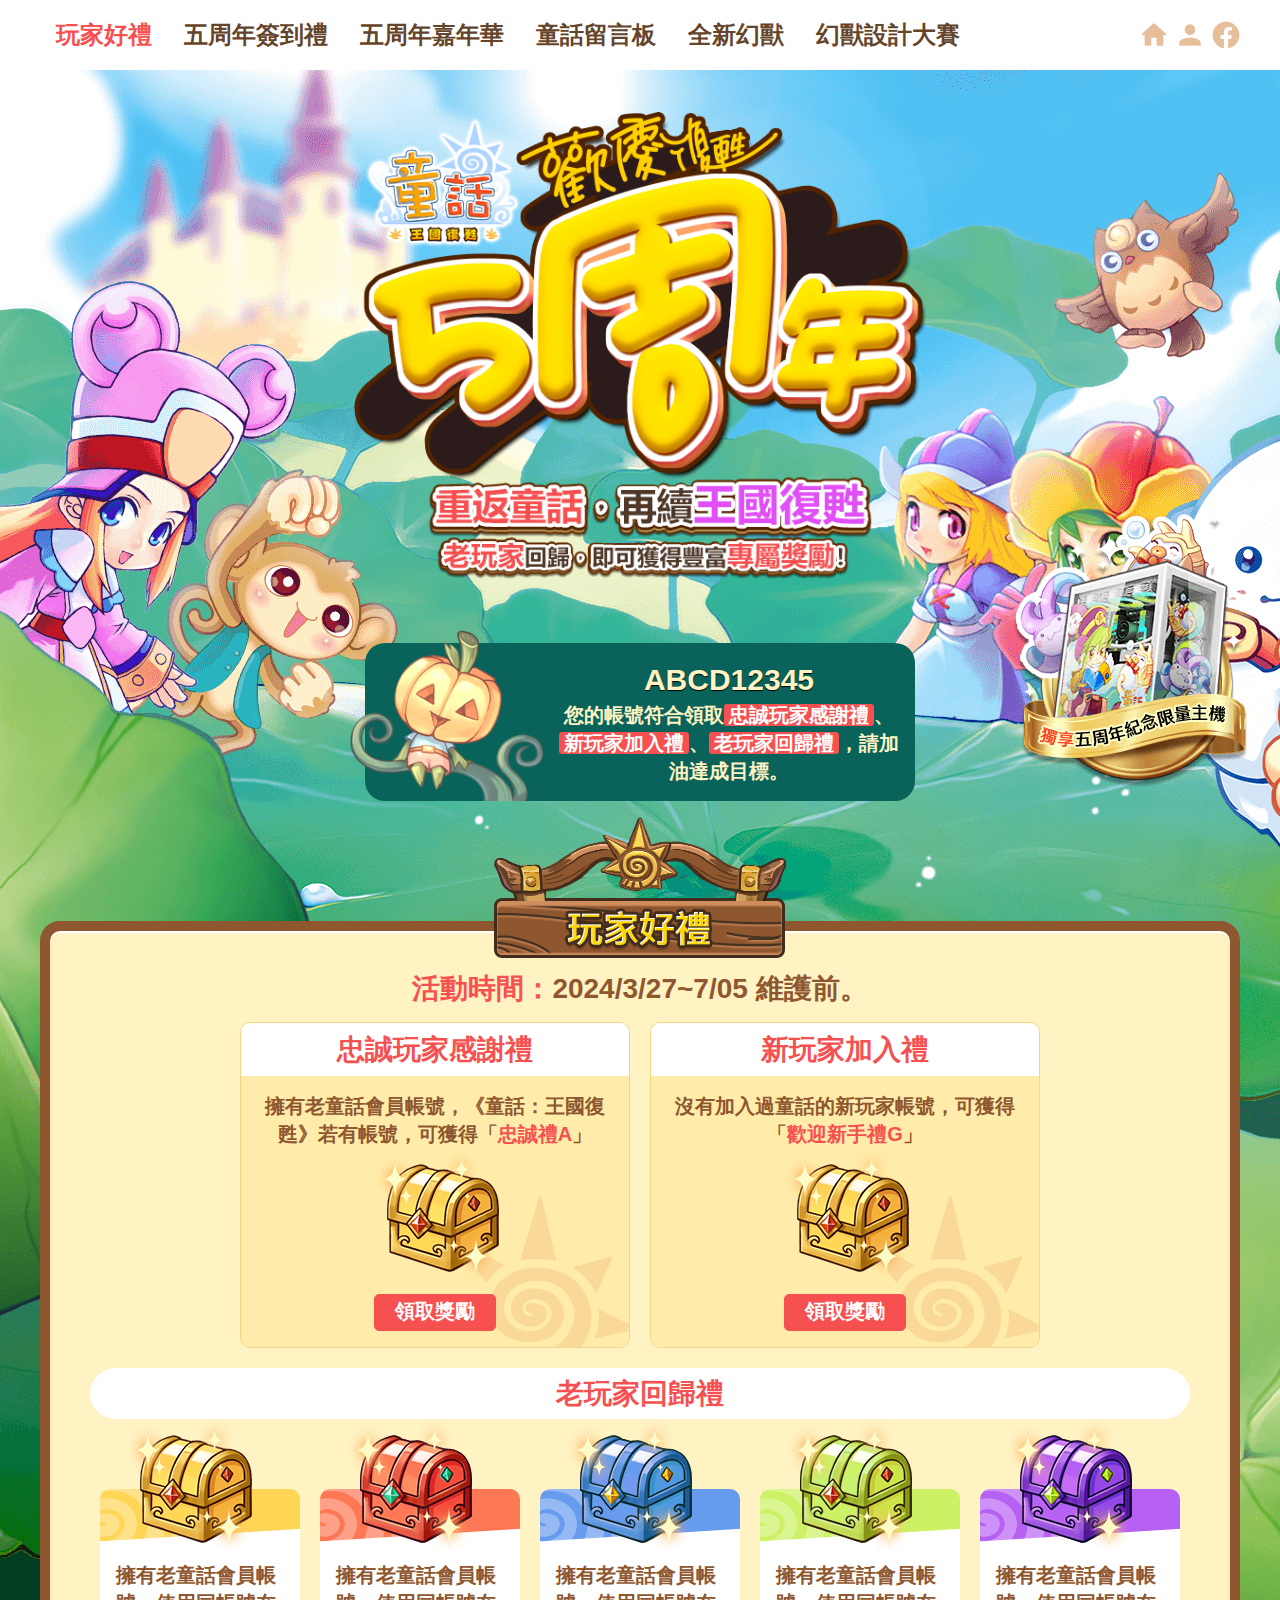
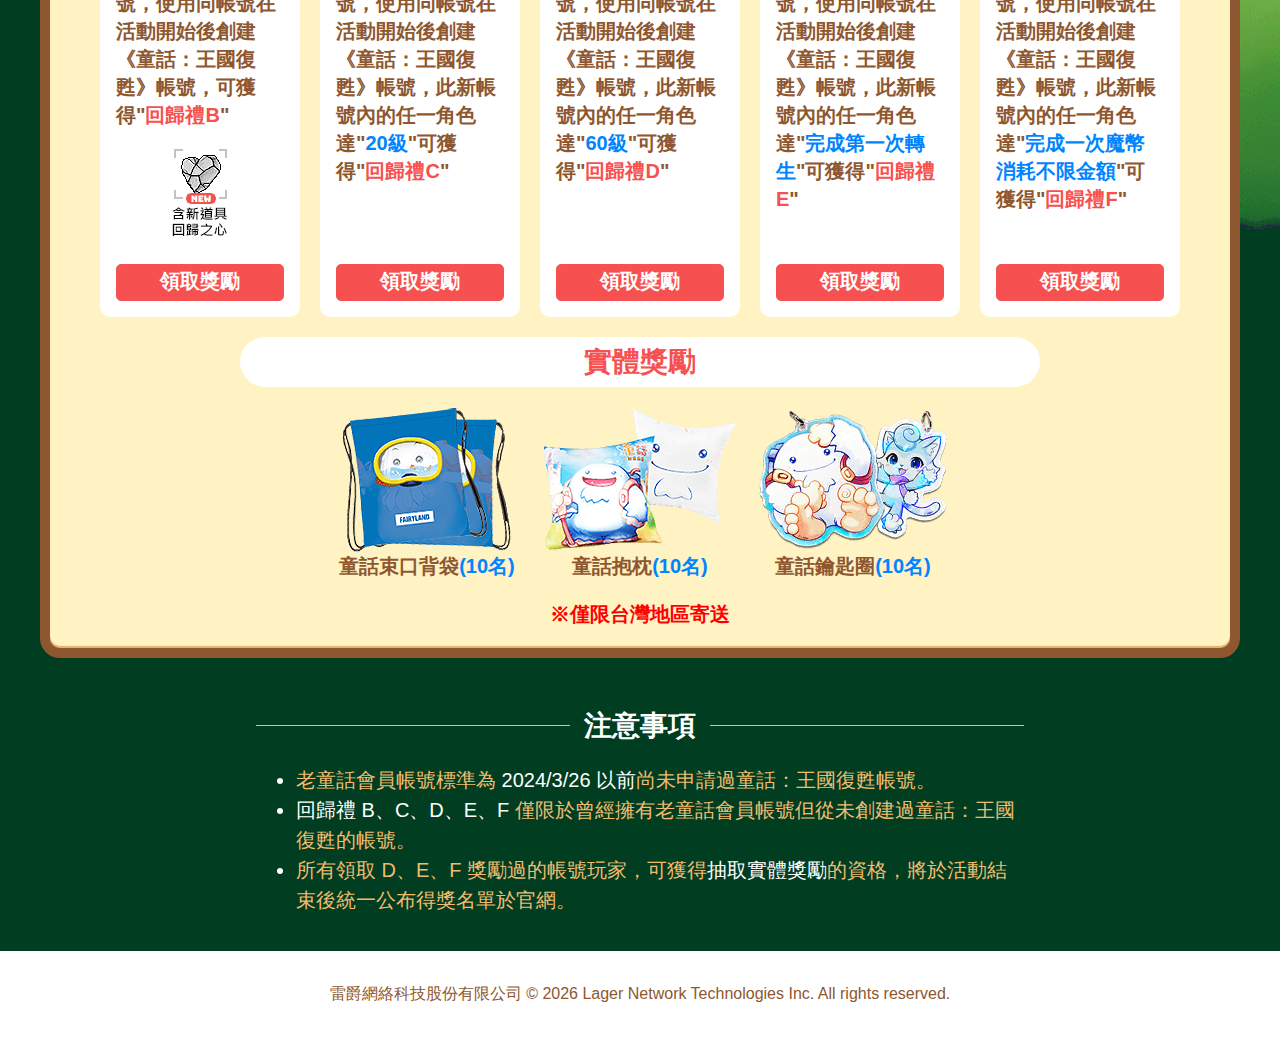
<file: index.html>
<!DOCTYPE html>
<html lang="zh-Hant-TW">

  <head>
    <meta charset="UTF-8">
    <meta name="viewport" content="width=device-width, initial-scale=1.0">
    <title>童話：歡慶復甦5周年，重返童話，再續王國復甦，老玩家回歸，即可獲得豐富專屬獎勵!</title>

    <!-- FB 社群分享 -->
    <meta property="og:locale" content="zh_TW">
    <meta property="og:title" content="童話：歡慶復甦5周年，重返童話，再續王國復甦，老玩家回歸，即可獲得豐富專屬獎勵!">
    <meta property="og:type" content="website">
    <meta property="og:description" content="童話的新玩家、老玩家齊聚一堂，共同歡慶復甦5周年，我們準備了多項活動及好禮，歡迎您來參加。">
    <meta property="og:url" content="活動網址">
    <meta property="og:image" content="活動網址/assets/images/fb-1200x630.png"><!--圖檔路徑需改成絕對路徑-->
    <meta property="og:site_name" content="童話：歡慶復甦5周年，重返童話，再續王國復甦，老玩家回歸，即可獲得豐富專屬獎勵!">

    <script src="assets/js/sweetalert2.js"></script>
    <link rel="stylesheet" href="assets/css/all.css?v=1">
  </head>

  <body>
    <div class="ossian">



      <!-- 置頂的導覽 Bar.......................................... -->
      <label for="menu-switch" class="switch-open"></label>
      <input type="checkbox" id="menu-switch">
      <div class="nav-bar">
        <nav class="nav-container">
          <label for="menu-switch" class="switch-close"></label>
          <ul class="nav">
            <li><a href="index.html" class="focus">玩家好禮</a></li>
            <li><a href="event-2.html">五周年簽到禮</a></li>
            <li><a href="event-3.html">五周年嘉年華</a></li>
            <li><a href="event-4.html">童話留言板</a></li>
            <li><a href="event-5.html">全新幻獸</a></li>
            <li><a href="event-6.html">幻獸設計大賽</a></li>
          </ul>
          <ul class="share-tool">
            <li class="icon-home"><a href="https://nfl.lager.com.tw/event/nfl_ob/index.html" target="_blank"></a></li>
            <li class="icon-member"><a href="https://member.lager.com.tw/index/register" target="_blank"></a></li>
            <li class="icon-facebook"><a href="https://www.facebook.com/groups/2438257642852769" target="_blank"></a>
            </li>
          </ul>
        </nav>
      </div>
      <!-- 置頂的導覽 Bar 結束..................................... -->



      <!-- 網站標題................................................ -->
      <figure class="site-title"><img src="assets/images/site-title.png" alt="歡慶復甦5周年，重返童話，再續王國復甦，老玩家回歸，即可獲得豐富專屬獎勵！">
      </figure>
      <!-- 網站標題結束............................................ -->



      <!-- 雷爵會員................................................ -->
      <div class="lager-member">
        <dl class="lager-member-layout">
          <dd>
            <figure class="nan-gua"><img src="assets/images/nan-gua.png" alt="南瓜"></figure>
          </dd>
          <dd>
            <!-- 
            系統需要做下面的判斷
            1. 判斷是否登入雷爵會員，
            2. 如果沒有登入則顯示 .login-lager，
            3. 如果有登入則顯示 .gift-status
          -->
            <a href="https://member.lager.com.tw/index/register" target="_blank" class="login-lager">登入雷爵會員</a>
            <div class="gift-status">
              <h3 class="member-id">ABCD12345</h3>
              <div class="gift-info">
                <!-- 
                  系統需要做下面的判斷
                  1. 確認使用者是否符合參加活動的資格
                  2. 如果不符合則顯示 【<div class="msg">您的帳號<mark>不符合參與活動資格</mark>，請參考活動內容說明。</div>】
                  3. 如果符合參加活動的資格則還需要再判斷符合哪一個活動項目，目前有三組活動，分別為「忠誠玩家感謝禮」、「新玩家加入禮」、「老玩家回歸禮」。
                  4. 假設符合忠誠玩家感謝禮的活動資格，則顯示【<div class="msg">您的帳號符合領取<mark>忠誠玩家感謝禮</mark>，請加油達成目標。</div>】
                -->
                <div class="msg">
                  您的帳號符合領取<mark>忠誠玩家感謝禮</mark>、<mark>新玩家加入禮</mark>、<mark>老玩家回歸禮</mark>，請加油達成目標。
                  <!-- 您的帳號<mark>不符合參與活動資格</mark>，請參考活動內容說明。 -->
                </div>
              </div>
            </div>
          </dd>
        </dl>
      </div>
      <!-- 雷爵會員結束............................................. -->



      <!-- 玩家好禮................................................. -->
      <section class="player-gifts">
        <article>
          <figure class="player-gift-title"><img src="assets/images/title-1.png" alt="玩家好禮"></figure>
          <h3><em>活動時間：</em>2024/3/27~7/05 維護前。</h3>
          <ul class="gifts-group">
            <!-- 忠誠玩家感謝禮 -->
            <!-- 
              <li class="gifts"> 共有五種狀態，分別如下：
              1. <li class="gifts not-started"> 或 <li class="gifts">      活動未開始 (預設值)
              2. <li class="gifts received">                               已領取
              3. <li class="gifts event-ends">                             活動結束
              4. <li class="gifts receive">                                領取獎勵
             -->
            <li class="gifts receive">
              <dl class="gifts-description">
                <dt>忠誠玩家感謝禮</dt>
                <dd>
                  擁有老童話會員帳號，《童話：王國復甦》若有帳號，可獲得「<em>忠誠禮A</em>」
                  <figure><img src="assets/images/box-1.png" alt="忠誠玩家感謝禮"></figure>
                  <button class="btn" id="giftA">領取忠誠禮A</button>
                </dd>
              </dl>
            </li>
            <!-- 新玩家加入禮 -->
            <!-- 
            <li class="gifts"> 共有五種狀態，分別如下：
              1. <li class="gifts not-started"> 或 <li class="gifts">      活動未開始 (預設值)
              2. <li class="gifts received">                               已領取
              3. <li class="gifts event-ends">                             活動結束
              4. <li class="gifts receive">                                領取獎勵
            -->
            <li class="gifts receive">
              <dl class="gifts-description">
                <dt>新玩家加入禮</dt>
                <dd>
                  沒有加入過童話的新玩家帳號，可獲得「<em>歡迎新手禮G</em>」
                  <figure><img src="assets/images/box-1.png" alt="新玩家加入禮"></figure>
                  <button class="btn" id="giftG">領取新手禮G</button>
                </dd>
              </dl>
            </li>
          </ul><!--.gifts-group end-->
          <!-- 老玩家回歸禮 -->
          <hgroup class="player-title w-1100">
            <h2>老玩家回歸禮</h2>
          </hgroup>
          <ul class="old-player">
            <!-- 
              <li class="gifts"> 共有五種狀態，分別如下：
              1. <li class="gifts not-started"> 或 <li class="gifts">      活動未開始 (預設值)
              2. <li class="gifts received">                               已領取
              3. <li class="gifts event-ends">                             活動結束
              4. <li class="gifts receive">                                領取獎勵
            -->
            <li class="gifts receive">
              <figure class="old-player-gift-icon"><img src="assets/images/box-1.png" alt="回歸禮B"></figure>
              <div class="old-player-content">
                <div class="content-box">
                  擁有老童話會員帳號，使用同帳號在活動開始後創建《童話：王國復甦》帳號，可獲得"<em>回歸禮B</em>"
                  <figure class="heart-img"><img src="assets/images/heart.gif" class="heart" alt="回歸之心"></figure>
                </div>
                <button class="btn" id="giftB">領取回歸禮B</button>
              </div>
            </li>
            <!-- 
              <li class="gifts"> 共有五種狀態，分別如下：
              1. <li class="gifts not-started"> 或 <li class="gifts">      活動未開始 (預設值)
              2. <li class="gifts received">                               已領取
              3. <li class="gifts event-ends">                             活動結束
              4. <li class="gifts receive">                                領取獎勵
            -->
            <li class="gifts receive">
              <figure class="old-player-gift-icon"><img src="assets/images/box-2.png" alt="回歸禮C"></figure>
              <div class="old-player-content">
                <div class="content-box">
                  擁有老童話會員帳號，使用同帳號在活動開始後創建《童話：王國復甦》帳號，此新帳號內的任一角色達"<strong>20級</strong>"可獲得"<em>回歸禮C</em>"</div>
                <button class="btn" id="giftC">領取回歸禮C</button>
              </div>
            </li>
            <!-- 
              <li class="gifts"> 共有五種狀態，分別如下：
              1. <li class="gifts not-started"> 或 <li class="gifts">      活動未開始 (預設值)
              2. <li class="gifts received">                               已領取
              3. <li class="gifts event-ends">                             活動結束
              4. <li class="gifts receive">                                領取獎勵
            -->
            <li class="gifts receive">
              <figure class="old-player-gift-icon"><img src="assets/images/box-3.png" alt="回歸禮D"></figure>
              <div class="old-player-content">
                <div class="content-box">
                  擁有老童話會員帳號，使用同帳號在活動開始後創建《童話：王國復甦》帳號，此新帳號內的任一角色達"<strong>60級</strong>"可獲得"<em>回歸禮D</em>"</div>
                <button class="btn" id="giftD">領取回歸禮D</button>
              </div>
            <!-- 
              <li class="gifts"> 共有五種狀態，分別如下：
              1. <li class="gifts not-started"> 或 <li class="gifts">      活動未開始 (預設值)
              2. <li class="gifts received">                               已領取
              3. <li class="gifts event-ends">                             活動結束
              4. <li class="gifts receive">                                領取獎勵
            -->
            </li>
            <li class="gifts receive">
              <figure class="old-player-gift-icon"><img src="assets/images/box-4.png" alt="回歸禮E"></figure>
              <div class="old-player-content">
                <div class="content-box">
                  擁有老童話會員帳號，使用同帳號在活動開始後創建《童話：王國復甦》帳號，此新帳號內的任一角色達"<strong>完成第一次轉生</strong>"可獲得"<em>回歸禮E</em>"</div>
                <button class="btn" id="giftE">領取回歸禮E</button>
              </div>
            </li>
            <!-- 
              <li class="gifts"> 共有五種狀態，分別如下：
              1. <li class="gifts not-started"> 或 <li class="gifts">      活動未開始 (預設值)
              2. <li class="gifts received">                               已領取
              3. <li class="gifts event-ends">                             活動結束
              4. <li class="gifts receive">                                領取獎勵
            -->
            <li class="gifts receive">
              <figure class="old-player-gift-icon"><img src="assets/images/box-5.png" alt="回歸禮F"></figure>
              <div class="old-player-content">
                <div class="content-box">
                  擁有老童話會員帳號，使用同帳號在活動開始後創建《童話：王國復甦》帳號，此新帳號內的任一角色達"<strong>完成一次魔幣消耗不限金額</strong>"可獲得"<em>回歸禮F</em>"</div>
                <button class="btn" id="giftF">領取回歸禮F</button>
              </div>
            </li>
          </ul>
          <!-- 老玩家回歸禮結束 -->
          <!-- 實體獎勵 -->
          <hgroup class="player-title w-800">
            <h2>實體獎勵</h2>
          </hgroup>
          <ul class="entity-rewards">
            <li>
              <figure>
                <img src="assets/images/gift-1.png" alt="童話束口背袋">
                <figcaption>童話束口背袋<strong>(10名)</strong></figcaption>
              </figure>
            </li>
            <li>
              <figure>
                <img src="assets/images/gift-2.png" alt="童話抱枕">
                <figcaption>童話抱枕<strong>(10名)</strong></figcaption>
              </figure>
            </li>
            <li>
              <figure>
                <img src="assets/images/gift-3.png" alt="童話鑰匙圈">
                <figcaption>童話鑰匙圈<strong>(10名)</strong></figcaption>
              </figure>
            </li>
          </ul>
          <div style="color: red; text-align: center;">※僅限台灣地區寄送</div>
          <!-- 實體獎勵結束 -->
        </article>
      </section>
      <!-- 玩家好禮結束............................................. -->



      <!-- 注意事項................................................. -->
      <section class="event-note">
        <article>
          <hgroup>
            <h2>注意事項</h2>
          </hgroup>
          <ul>
            <li><span>老童話會員帳號標準為 <mark>2024/3/26 以前</mark>尚未申請過童話：王國復甦帳號。</span></li>
            <li><span><mark>回歸禮 B、C、D、E、F</mark> 僅限於曾經擁有老童話會員帳號但從未創建過童話：王國復甦的帳號。</span></li>
            <li><span>所有領取 D、E、F 獎勵過的帳號玩家，可獲得<mark>抽取實體獎勵</mark>的資格，將於活動結束後統一公布得獎名單於官網。</span></li>
          </ul>
        </article>
      </section>
      <!-- 注意事項結束............................................. -->



    <!-- 右側懸浮Banner............................................. -->
    <div class="fixed"><a href="gacha-machine.html"><img src="assets/images/water-mark-right.png" alt="專屬客製化主機想要趁現在！"></a></div>
    <!-- 右側懸浮Banner結束......................................... -->



      <!-- footer.................................................. -->
      <footer>雷爵網絡科技股份有限公司 <span>&copy;
          <script>const year = new Date(); document.write(year.getFullYear());</script> Lager Network Technologies Inc.
        </span> All rights reserved.</footer>
      <!-- footer end.............................................. -->


    </div><!--.ossian end-->



    <script>


      // 判斷是否有登錄會員.............................................
      fetch('setting.json') // 讀取 setting.json
        .then(response => response.json())
        .then(setting => {
          const loginLink = document.querySelector('.login-lager');
          // const btn = document.querySelector('.btn');
          const giftStatus = document.querySelector('.gift-status');
          const giftIds = ['giftA', 'giftB', 'giftC', 'giftD', 'giftE', 'giftF', 'giftG'];

          const giftsElements = document.querySelectorAll(".gifts");
          giftsElements.forEach((rewardElement, index) => {
            const button = rewardElement.querySelector(".btn");
            const liStatus = rewardElement.classList[1];
            switch (liStatus) {
              case "not-started":
                button.textContent = "活動未開始";
                button.disabled = true;
                break;
              case "event-ends":
                button.textContent = "活動結束";
                button.disabled = true;
                break;
              case "received":
                button.textContent = "已領取";
                button.disabled = true;
                break;
              case "receive":
                button.textContent = "領取獎勵";
                break;
              default:
                button.textContent = "活動未開始";
                button.disabled = true;
              }
          });


          if (setting.memberStatus) {  // 有登陸雷爵會員的情況
            loginLink.style.display = 'none';
            giftStatus.style.display = 'block';

            giftIds.forEach(giftId => {
              const giftButton = document.getElementById(giftId);  // 按鈕物件
              if (giftButton) {
                giftButton.addEventListener('click', (event) => {

                  const giftKey = `getGift${giftId.charAt(giftId.length - 1).toUpperCase()}`;  // 得到 getGiftA...G
                  const word = giftId.charAt(giftId.length - 1).toUpperCase();                 // A...G

                  if (setting[giftKey]) {
                    switch (word) {
                      case 'A':
                        Swal.fire({
                          icon: 'success',
                          title: '忠誠禮A',
                          html: "<ul><li>新頭銜：忠誠的象徵</li><li>7日祝福卡*4</li><li>寵物愛心棒*10</li><li>寵物鞭打棒*10</li></ul>",
                          confirmButtonText: '確認',
                        });
                        break;
                      case 'B':
                        Swal.fire({
                          icon: 'success',
                          title: '回歸禮B',
                          html: "<ul><li>新道具：回歸之心</li><li>健保卡*2</li><li>經驗娃娃*4(綁)</li></ul>",
                          confirmButtonText: '確認',
                        });
                        break;
                      case 'C':
                        Swal.fire({
                          icon: 'success',
                          title: '回歸禮C',
                          html: "<ul><li>7日祝福卡*4</li><li>Turbo工作娃娃(綁)*5</li><li>公開頻道對講機*1</li></ul>",
                          confirmButtonText: '確認',
                        });
                        break;
                      case 'D':
                        Swal.fire({
                          icon: 'success',
                          title: '回歸禮D',
                          html: "<ul><li>月光光寶盒2.0</li></ul><div style='padding: 1em 0 0 1em;'>(<strong>內含：</strong>2w可因、小藍貓的祝福x2、二級封印壺x1、健保卡x3、寵物親親糖x20及低階經驗娃娃x1)</div>",
                          confirmButtonText: '確認',
                        });
                        break;
                      case 'E':
                        Swal.fire({
                          icon: 'success',
                          title: '回歸禮E',
                          html: "<ul><li>時光強化禮包</li></ul><div style='padding: 1em 0 0 1em;'>(<strong>內含：</strong>高級戰鬥娃娃*2、超級幻獸加油棒*5、寵物愛心棒*5、寵物鞭打棒*5、健保卡*10、TURBO工作娃娃*5、寵物降級果汁*5、神奇合成券*5、屬性調整藥丸*1、隨機的變身藥水*5)</div>",
                          confirmButtonText: '確認',
                        });
                        break;
                      case 'F':
                        Swal.fire({
                          icon: 'success',
                          title: '回歸禮F',
                          html: "<ul><li>幻獸：登山雪怪</li><li>頭銜：雪怪好朋友</li></ul>",
                          confirmButtonText: '確認',
                        });
                        break;
                      case 'G':
                        Swal.fire({
                          icon: 'success',
                          title: '新手禮G',
                          html: "<ul><li>3日祝福卡*1</li><li>高級戰鬥娃娃(綁)*3</li><li>變身藥水(綁)*1</li><li>75%消毒酒精(台灣製造)(綁)*5</li></ul>",
                          confirmButtonText: '確認',
                        });
                        break;
                      default:
                        Swal.fire({
                          icon: 'error',
                          title: `您不符合領取資格`,
                          confirmButtonText: '確認',
                        });
                    }
                  } else {
                    Swal.fire({
                      icon: 'error',
                      title: `您不符合領取資格`,
                      confirmButtonText: '確認',
                    });
                  }
                });
              }
            });
          } else {  // 未登入雷爵會員的狀態

            loginLink.style.display = 'block';
            giftStatus.style.display = 'none';

            giftIds.forEach(giftId => {
              const giftButton = document.getElementById(giftId);
              if (giftButton) {
                giftButton.addEventListener('click', () => {
                  giftButton.disabled = true;
                  Swal.fire({
                    icon: 'info',
                    title: '請登入雷爵會員',
                    confirmButtonText: '確認',
                  }).then((result) => {
                    giftButton.disabled = false;
                  });
                });
              }
            });
          }
        })
        .catch(error => {
          console.error('Error loading setting.json:', error);
          // 顯示JSON錯誤訊息
          Swal.fire({
            icon: 'info',
            title: 'JSON 錯誤',
            confirmButtonText: '確認',
          });
        });
      // 判斷是否有登錄會員結束..........................................

      // 回歸之心的說明.................................................
      document.addEventListener('DOMContentLoaded', function () {
        // 取得名為img.heart的圖片元素
        var heartImage = document.querySelector('img.heart');
        // 為圖片元素添加點擊事件監聽器
        heartImage.addEventListener('click', function () {
          // 使用sweetalert2彈出視窗
          Swal.fire({
            icon: 'info',
            title: '回歸之心',
            html: '<h3 style="margin-top: 0;">將於 <strong style="color:red">2024/8/31</strong> 後全數回收</h3>' +
                  '使用後將處於回歸超能狀態，此狀態可使全隊伍每個玩家獲取的人物經驗值額外增加 5%。綁定，不可交易，不可存倉庫與銀行。'
          });
        });
      });
      // 回歸之心的說明結束.............................................



    </script>



  </body>

</html>
</file>
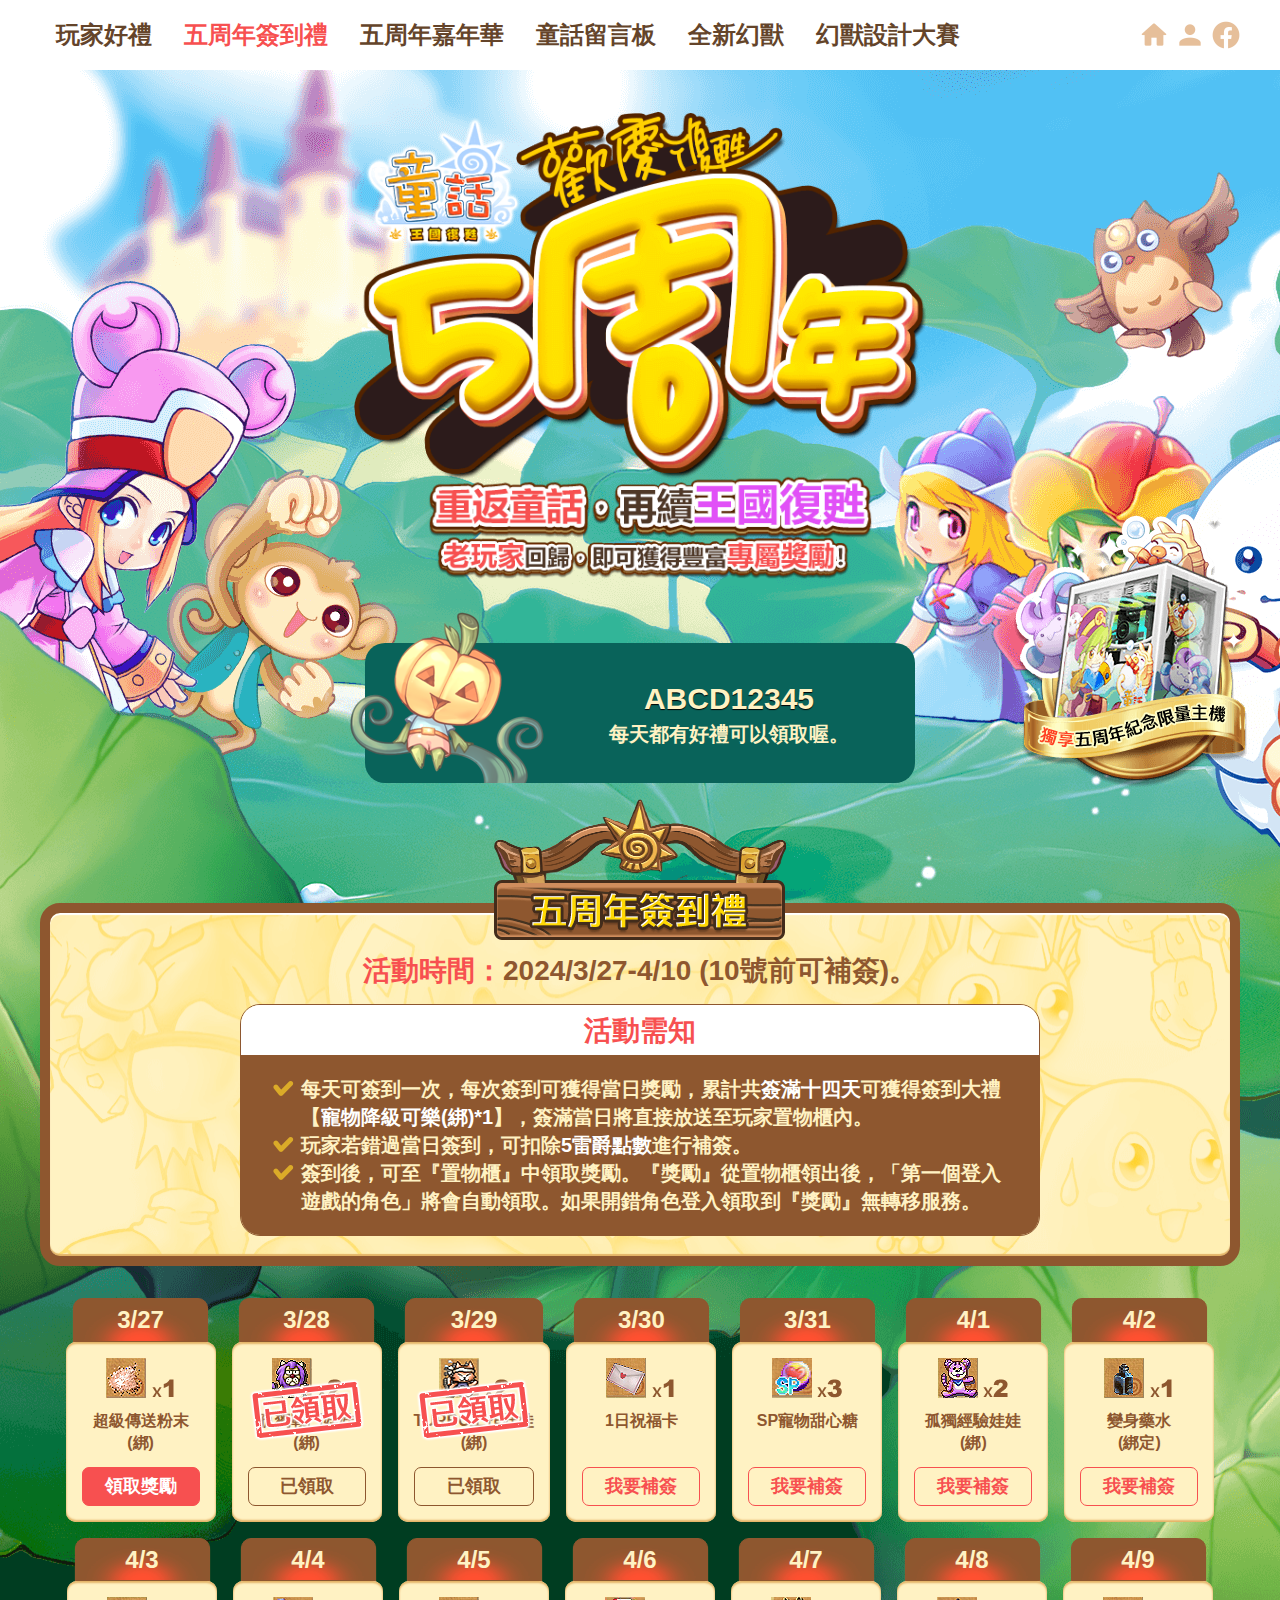
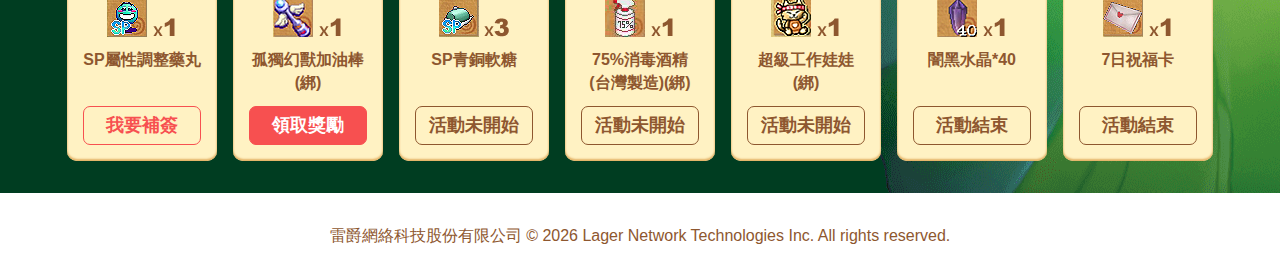
<file: event-2.html>
<!DOCTYPE html>
<html lang="zh-Hant-TW">

<head>
  <meta charset="UTF-8">
  <meta name="viewport" content="width=device-width, initial-scale=1.0">
  <title>童話：歡慶復甦5周年，重返童話，再續王國復甦，老玩家回歸，即可獲得豐富專屬獎勵!</title>

  <!-- FB 社群分享 -->
  <meta property="og:locale" content="zh_TW">
  <meta property="og:title" content="童話：歡慶復甦5周年，重返童話，再續王國復甦，老玩家回歸，即可獲得豐富專屬獎勵!">
  <meta property="og:type" content="website">
  <meta property="og:description" content="童話的新玩家、老玩家齊聚一堂，共同歡慶復甦5周年，我們準備了多項活動及好禮，歡迎您來參加。">
  <meta property="og:url" content="活動網址">
  <meta property="og:image" content="活動網址/assets/images/fb-1200x630.png"><!--圖檔路徑需改成絕對路徑-->
  <meta property="og:site_name" content="童話：歡慶復甦5周年，重返童話，再續王國復甦，老玩家回歸，即可獲得豐富專屬獎勵!">

  <script src="assets/js/sweetalert2.js"></script>
  <link rel="stylesheet" href="assets/css/all.css?v=1">
</head>

<body>
  <div class="ossian">



    <!-- 置頂的導覽 Bar.......................................... -->
    <label for="menu-switch" class="switch-open"></label>
    <input type="checkbox" id="menu-switch">
    <div class="nav-bar">
      <nav class="nav-container">
        <label for="menu-switch" class="switch-close"></label>
        <ul class="nav">
          <li><a href="index.html">玩家好禮</a></li>
          <li><a href="event-2.html" class="focus">五周年簽到禮</a></li>
          <li><a href="event-3.html">五周年嘉年華</a></li>
          <li><a href="event-4.html">童話留言板</a></li>
          <li><a href="event-5.html">全新幻獸</a></li>
          <li><a href="event-6.html">幻獸設計大賽</a></li>
        </ul>
        <ul class="share-tool">
          <li class="icon-home"><a href="https://nfl.lager.com.tw/event/nfl_ob/index.html" target="_blank"></a></li>
          <li class="icon-member"><a href="https://member.lager.com.tw/index/register" target="_blank"></a></li>
          <li class="icon-facebook"><a href="https://www.facebook.com/groups/2438257642852769" target="_blank"></a>
          </li>
        </ul>
      </nav>
    </div>
    <!-- 置頂的導覽 Bar 結束..................................... -->



    <!-- 網站標題................................................ -->
    <figure class="site-title">
      <img src="assets/images/site-title.png" alt="歡慶復甦5周年，重返童話，再續王國復甦，老玩家回歸，即可獲得豐富專屬獎勵！">
    </figure>
    <!-- 網站標題結束............................................ -->



    <!-- 雷爵會員................................................ -->
    <div class="lager-member">
      <dl class="lager-member-layout">
        <dd>
          <figure class="nan-gua"><img src="assets/images/nan-gua.png" alt="南瓜"></figure>
        </dd>
        <dd>
          <!-- 
            系統需要做下面的判斷
            1. 判斷是否登入雷爵會員，
            2. 如果沒有登入則顯示 .login-lager，
            3. 如果有登入則顯示 .gift-status
          -->
          <a href="https://member.lager.com.tw/index/register" target="_blank" class="login-lager">登入雷爵會員</a>
          <div class="gift-status">
            <h3 class="member-id">ABCD12345</h3>
            <div class="gift-info">
              <div class="msg">每天都有好禮可以領取喔。</div>
            </div>
          </div>
        </dd>
      </dl>
    </div>
    <!-- 雷爵會員結束............................................. -->



    <!-- 五周年簽到禮............................................. -->
    <section class="player-gifts five-year">
      <article>
        <figure class="player-gift-title"><img src="assets/images/title-2.png" alt="五周年簽到禮"></figure>
        <h3><em>活動時間：</em>2024/3/27-4/10 (10號前可補簽)。</h3>
        <dl class="five-year-gifts">
          <dt>活動需知</dt>
          <dd>
            <ul class="five-year-note">
              <li>每天可簽到一次，每次簽到可獲得當日獎勵，累計共<em>簽滿十四天</em>可獲得簽到大禮【<em>寵物降級可樂(綁)*1</em>】，簽滿當日將直接放送至玩家置物櫃內。</li>
              <li>玩家若錯過當日簽到，可扣除<em>5雷爵點數</em>進行補簽。</li>
              <li>簽到後，可至『置物櫃』中領取獎勵。『獎勵』從置物櫃領出後，「第一個登入遊戲的角色」將會自動領取。如果開錯角色登入領取到『獎勵』無轉移服務。</li>
            </ul>
          </dd>
        </dl>
      </article>
    </section>
    <!-- 五周年簽到禮結束......................................... -->



    <!-- 14日簽到禮.............................................. -->
    <section class="sign-in-gifts">
      <article>
        <ul class="sign-in-section">
          <!-- 01 超級傳送粉末 -->
          <li>
            <!-- 
              <dl class="reward"> 共有五種狀態，分別如下：
              1. <dl class="reward not-started"> 或 <dl class="reward">     活動未開始 (預設值)
              2. <dl class="reward received">                               已領取
              3. <dl class="reward re-signing">                             我要補簽
              4. <dl class="reward event-ends">                             活動結束
              5. <dl class="reward receive">                                領取獎勵
            -->
            <dl class="reward receive">
              <dt class="reward-date">3/27</dt>
              <dd class="reward-gift">
                <figure>
                  <img src="assets/images/rewards/reward-1.png" alt="14日簽到禮">
                  <figcaption>超級傳送粉末<br>(綁)</figcaption>
                </figure>
                <button class="btn">已領取</button>
              </dd>
            </dl>
          </li>
          <!-- 02 孤獨戰鬥娃娃 -->
          <li>
            <!-- 
              <dl class="reward"> 共有五種狀態，分別如下：
              1. <dl class="reward not-started"> 或 <dl class="reward">     活動未開始 (預設值)
              2. <dl class="reward received">                               已領取
              3. <dl class="reward re-signing">                             我要補簽
              4. <dl class="reward event-ends">                             活動結束
              5. <dl class="reward receive">                                領取獎勵
            -->
            <dl class="reward received">
              <dt class="reward-date">3/28</dt>
              <dd class="reward-gift">
                <figure>
                  <img src="assets/images/rewards/reward-2.png" alt="14日簽到禮">
                  <figcaption>孤獨戰鬥娃娃<br>(綁)</figcaption>
                </figure>
                <button class="btn">已領取</button>
              </dd>
            </dl>
          </li>
          <!-- 04 TURBO工作娃娃 -->
          <li>
            <!-- 
              <dl class="reward"> 共有五種狀態，分別如下：
              1. <dl class="reward not-started"> 或 <dl class="reward">     活動未開始 (預設值)
              2. <dl class="reward received">                               已領取
              3. <dl class="reward re-signing">                             我要補簽
              4. <dl class="reward event-ends">                             活動結束
              5. <dl class="reward receive">                                領取獎勵
            -->
            <dl class="reward received">
              <dt class="reward-date">3/29</dt>
              <dd class="reward-gift">
                <figure>
                  <img src="assets/images/rewards/reward-3.png" alt="14日簽到禮">
                  <figcaption>TURBO工作娃娃<br>(綁)</figcaption>
                </figure>
                <button class="btn">已領取</button>
              </dd>
            </dl>
          </li>
          <!-- 04 1日祝福卡 -->
          <li>
            <!-- 
              <dl class="reward"> 共有五種狀態，分別如下：
              1. <dl class="reward not-started"> 或 <dl class="reward">     活動未開始 (預設值)
              2. <dl class="reward received">                               已領取
              3. <dl class="reward re-signing">                             我要補簽
              4. <dl class="reward event-ends">                             活動結束
              5. <dl class="reward receive">                                領取獎勵
            -->
            <dl class="reward re-signing">
              <dt class="reward-date">3/30</dt>
              <dd class="reward-gift">
                <figure>
                  <img src="assets/images/rewards/reward-4.png" alt="14日簽到禮">
                  <figcaption>1日祝福卡</figcaption>
                </figure>
                <button class="btn">我要補簽</button>
              </dd>
            </dl>
          </li>
          <!-- 05 1日祝福卡 -->
          <li>
            <!-- 
              <dl class="reward"> 共有五種狀態，分別如下：
              1. <dl class="reward not-started"> 或 <dl class="reward">     活動未開始 (預設值)
              2. <dl class="reward received">                               已領取
              3. <dl class="reward re-signing">                             我要補簽
              4. <dl class="reward event-ends">                             活動結束
              5. <dl class="reward receive">                                領取獎勵
            -->
            <dl class="reward re-signing">
              <dt class="reward-date">3/31</dt>
              <dd class="reward-gift">
                <figure>
                  <img src="assets/images/rewards/reward-5.png" alt="14日簽到禮">
                  <figcaption>SP寵物甜心糖</figcaption>
                </figure>
                <button class="btn">我要補簽</button>
              </dd>
            </dl>
          </li>
          <!-- 06 孤獨經驗娃娃 -->
          <li>
            <!--
              <dl class="reward"> 共有五種狀態，分別如下：
              1. <dl class="reward not-started"> 或 <dl class="reward">     活動未開始 (預設值)
              2. <dl class="reward received">                               已領取
              3. <dl class="reward re-signing">                             我要補簽
              4. <dl class="reward event-ends">                             活動結束
              5. <dl class="reward receive">                                領取獎勵
            -->
            <dl class="reward re-signing">
              <dt class="reward-date">4/1</dt>
              <dd class="reward-gift">
                <figure>
                  <img src="assets/images/rewards/reward-6.png" alt="14日簽到禮">
                  <figcaption>孤獨經驗娃娃<br>(綁)</figcaption>
                </figure>
                <button class="btn">我要補簽</button>
              </dd>
            </dl>
          </li>
          <!-- 07 變身藥水 (綁定) -->
          <li>
            <!--
              <dl class="reward"> 共有五種狀態，分別如下：
              1. <dl class="reward not-started"> 或 <dl class="reward">     活動未開始 (預設值)
              2. <dl class="reward received">                               已領取
              3. <dl class="reward re-signing">                             我要補簽
              4. <dl class="reward event-ends">                             活動結束
              5. <dl class="reward receive">                                領取獎勵
            -->
            <dl class="reward re-signing">
              <dt class="reward-date">4/2</dt>
              <dd class="reward-gift">
                <figure>
                  <img src="assets/images/rewards/reward-7.png" alt="14日簽到禮">
                  <figcaption>變身藥水<br>(綁定)</figcaption>
                </figure>
                <button class="btn">我要補簽</button>
              </dd>
            </dl>
          </li>
          <!-- 08 SP屬性調整藥丸 -->
          <li>
            <!--
              <dl class="reward"> 共有五種狀態，分別如下：
              1. <dl class="reward not-started"> 或 <dl class="reward">     活動未開始 (預設值)
              2. <dl class="reward received">                               已領取
              3. <dl class="reward re-signing">                             我要補簽
              4. <dl class="reward event-ends">                             活動結束
              5. <dl class="reward receive">                                領取獎勵
            -->
            <dl class="reward re-signing">
              <dt class="reward-date">4/3</dt>
              <dd class="reward-gift">
                <figure>
                  <img src="assets/images/rewards/reward-8.png" alt="14日簽到禮">
                  <figcaption>SP屬性調整藥丸</figcaption>
                </figure>
                <button class="btn">我要補簽</button>
              </dd>
            </dl>
          </li>
          <!-- 09 孤獨幻獸加油棒 -->
          <li>
            <!--
              <dl class="reward"> 共有五種狀態，分別如下：
              1. <dl class="reward not-started"> 或 <dl class="reward">     活動未開始 (預設值)
              2. <dl class="reward received">                               已領取
              3. <dl class="reward re-signing">                             我要補簽
              4. <dl class="reward event-ends">                             活動結束
              5. <dl class="reward receive">                                領取獎勵
            -->
            <dl class="reward receive">
              <dt class="reward-date">4/4</dt>
              <dd class="reward-gift">
                <figure>
                  <img src="assets/images/rewards/reward-9.png" alt="14日簽到禮">
                  <figcaption>孤獨幻獸加油棒<br>(綁)</figcaption>
                </figure>
                <button class="btn">領取獎勵</button>
              </dd>
            </dl>
          </li>
          <!-- 10 SP青銅軟糖 -->
          <li>
            <!--
              <dl class="reward"> 共有五種狀態，分別如下：
              1. <dl class="reward not-started"> 或 <dl class="reward">     活動未開始 (預設值)
              2. <dl class="reward received">                               已領取
              3. <dl class="reward re-signing">                             我要補簽
              4. <dl class="reward event-ends">                             活動結束
              5. <dl class="reward receive">                                領取獎勵
            -->
            <dl class="reward not-started">
              <dt class="reward-date">4/5</dt>
              <dd class="reward-gift">
                <figure>
                  <img src="assets/images/rewards/reward-10.png" alt="14日簽到禮">
                  <figcaption>SP青銅軟糖</figcaption>
                </figure>
                <button class="btn">活動未開始</button>
              </dd>
            </dl>
          </li>
          <!-- 11 75%消毒酒精(台灣製造)(綁) -->
          <li>
            <!--
              <dl class="reward"> 共有五種狀態，分別如下：
              1. <dl class="reward not-started"> 或 <dl class="reward">     活動未開始 (預設值)
              2. <dl class="reward received">                               已領取
              3. <dl class="reward re-signing">                             我要補簽
              4. <dl class="reward event-ends">                             活動結束
              5. <dl class="reward receive">                                領取獎勵
            -->
            <dl class="reward not-started">
              <dt class="reward-date">4/6</dt>
              <dd class="reward-gift">
                <figure>
                  <img src="assets/images/rewards/reward-11.png" alt="14日簽到禮">
                  <figcaption>75%消毒酒精<br>(台灣製造)(綁)</figcaption>
                </figure>
                <button class="btn">活動未開始</button>
              </dd>
            </dl>
          </li>
          <!-- 12 超級工作娃娃(綁) -->
          <li>
            <!--
              <dl class="reward"> 共有五種狀態，分別如下：
              1. <dl class="reward not-started"> 或 <dl class="reward">     活動未開始 (預設值)
              2. <dl class="reward received">                               已領取
              3. <dl class="reward re-signing">                             我要補簽
              4. <dl class="reward event-ends">                             活動結束
              5. <dl class="reward receive">                                領取獎勵
            -->
            <dl class="reward not-started">
              <dt class="reward-date">4/7</dt>
              <dd class="reward-gift">
                <figure>
                  <img src="assets/images/rewards/reward-12.png" alt="14日簽到禮">
                  <figcaption>超級工作娃娃<br>(綁)</figcaption>
                </figure>
                <button class="btn">活動未開始</button>
              </dd>
            </dl>
          </li>
          <!-- 13 闇黑水晶*40 -->
          <li>
            <!--
              <dl class="reward"> 共有五種狀態，分別如下：
              1. <dl class="reward not-started"> 或 <dl class="reward">     活動未開始 (預設值)
              2. <dl class="reward received">                               已領取
              3. <dl class="reward re-signing">                             我要補簽
              4. <dl class="reward event-ends">                             活動結束
              5. <dl class="reward receive">                                領取獎勵
            -->
            <dl class="reward event-ends">
              <dt class="reward-date">4/8</dt>
              <dd class="reward-gift">
                <figure>
                  <img src="assets/images/rewards/reward-13.png" alt="14日簽到禮">
                  <figcaption>闇黑水晶*40</figcaption>
                </figure>
                <button class="btn">活動結束</button>
              </dd>
            </dl>
          </li>
          <!-- 14 7日祝福卡 -->
          <li>
            <!--
              <dl class="reward"> 共有五種狀態，分別如下：
              1. <dl class="reward not-started"> 或 <dl class="reward">     活動未開始 (預設值)
              2. <dl class="reward received">                               已領取
              3. <dl class="reward re-signing">                             我要補簽
              4. <dl class="reward event-ends">                             活動結束
              5. <dl class="reward receive">                                領取獎勵
            -->
            <dl class="reward event-ends">
              <dt class="reward-date">4/9</dt>
              <dd class="reward-gift">
                <figure>
                  <img src="assets/images/rewards/reward-14.png" alt="14日簽到禮">
                  <figcaption>7日祝福卡</figcaption>
                </figure>
                <button class="btn">活動結束</button>
              </dd>
            </dl>
          </li>
        </ul>
      </article>
    </section>
    <!-- 14日簽到禮結束.......................................... -->



    <!-- 右側懸浮Banner.......................................... -->
    <div class="fixed"><a href="gacha-machine.html"><img src="assets/images/water-mark-right.png" alt="專屬客製化主機想要趁現在！"></a></div>
    <!-- 右側懸浮Banner結束...................................... -->



    <!-- footer.................................................. -->
    <footer>雷爵網絡科技股份有限公司 <span>&copy;
        <script>const year = new Date(); document.write(year.getFullYear());</script> Lager Network Technologies Inc.
      </span> All rights reserved.</footer>
    <!-- footer end.............................................. -->


  </div><!--.ossian end-->





  <script>


  // 判斷是否有登錄會員和14日簽到活動 .............................................
  fetch('setting.json')  // 讀取 json
  .then(response => response.json())
  .then(setting => {
    // 取得元素
    const loginLink = document.querySelector('.login-lager');
    const giftStatus = document.querySelector('.gift-status');

    // 根據 memberStatus 的值設定樣式
    if (setting.memberStatus) {            // 如果已經登入雷爵會員的情況
      loginLink.style.display = 'none';    // 關閉登入的按鈕
      giftStatus.style.display = 'block';  // 顯示歡迎資訊
    } else {                               // 如果未登入雷爵會員的情況
      loginLink.style.display = 'block';   // 開啟登入的按鈕
      giftStatus.style.display = 'none';   // 關閉歡迎資訊
    }

    // 14日簽到活動 ..................................................
    const rewards = [
      "超級傳送粉末",
      "孤獨戰鬥娃娃",
      "TURBO工作娃娃",
      "1日祝福卡",
      "SP寵物甜心糖",
      "孤獨經驗娃娃",
      "變身藥水",
      "SP屬性調整藥丸",
      "孤獨幻獸加油棒",
      "SP青銅軟糖",
      "75%消毒酒精(台灣製造)",
      "超級工作娃娃",
      "闇黑水晶*40",
      "7日祝福卡",
    ];

    const rewardElements = document.querySelectorAll(".reward");

    rewardElements.forEach((rewardElement, index) => {
      const button = rewardElement.querySelector(".btn");
      const rewardStatus = rewardElement.classList[1];

      switch (rewardStatus) {
        case "not-started":
          button.textContent = "活動未開始";
          button.disabled = true;
          break;
        case "received":
          button.textContent = "已領取";
          button.disabled = true;
          break;
        case "event-ends":
          button.textContent = "活動結束";
          button.disabled = true;
          break;
        case "re-signing":
          button.textContent = "我要補簽";
          button.addEventListener("click", function () {
            if (setting.memberStatus === true) {
              // 呼叫 sweetalert2.js 顯示得獎內容
              Swal.fire({
                icon: "warning",
                title: "注意!",
                html: "補簽需扣除<span style='color: #f75050;'>5雷爵點數</span>",
                confirmButtonText: "同意",
              }).then((result) => {
                console.log(result);
                if (result.isConfirmed) {
                  Swal.fire({
                    icon: "success",
                    title: "成功補簽",
                    html: `得獎內容：<span style="color: #f75050;">${rewards[index]}</span>`,
                    confirmButtonText: "確認",
                  }).then(() => {
                    rewardElement.classList.remove("re-signing");
                    rewardElement.classList.add("received");
                    button.textContent = "已領取";
                  });
                }
              });
            } else {
              Swal.fire({
                icon: "info",
                title: "請登入雷爵會員",
                confirmButtonText: "確認",
              });
            }
          });
          break;
        case "receive":
          button.textContent = "領取獎勵";
          button.addEventListener("click", function () {
            if (setting.memberStatus === true) {
              Swal.fire({
                title: "成功領取",
                html: `得獎內容：<span style="color: #f75050;">${rewards[index]}</span>`,
                icon: "success",
                confirmButtonText: "確認",
              }).then(() => {
                rewardElement.classList.remove("receive");
                rewardElement.classList.add("received");
                button.textContent = "已領取";
              });
            } else {
              Swal.fire({
                icon: "info",
                title: "請登入雷爵會員",
                confirmButtonText: "確認",
              });
            }
          });
          break;
        default:
          // 預設情況
          button.textContent = "活動未開始";
          button.disabled = true;
          break;
      }
    });
  })
  .catch(error => {
    console.error('Error loading setting.json:', error);
    // 使用 SweetAlert2.js 顯示錯誤訊息
    Swal.fire({
      icon: "info",
      title: "JSON 錯誤",
      confirmButtonText: "確認",
    });
  });
  // 判斷是否有登錄會員和14日簽到活動結束.............................................

  </script>



</body>

</html>
</file>
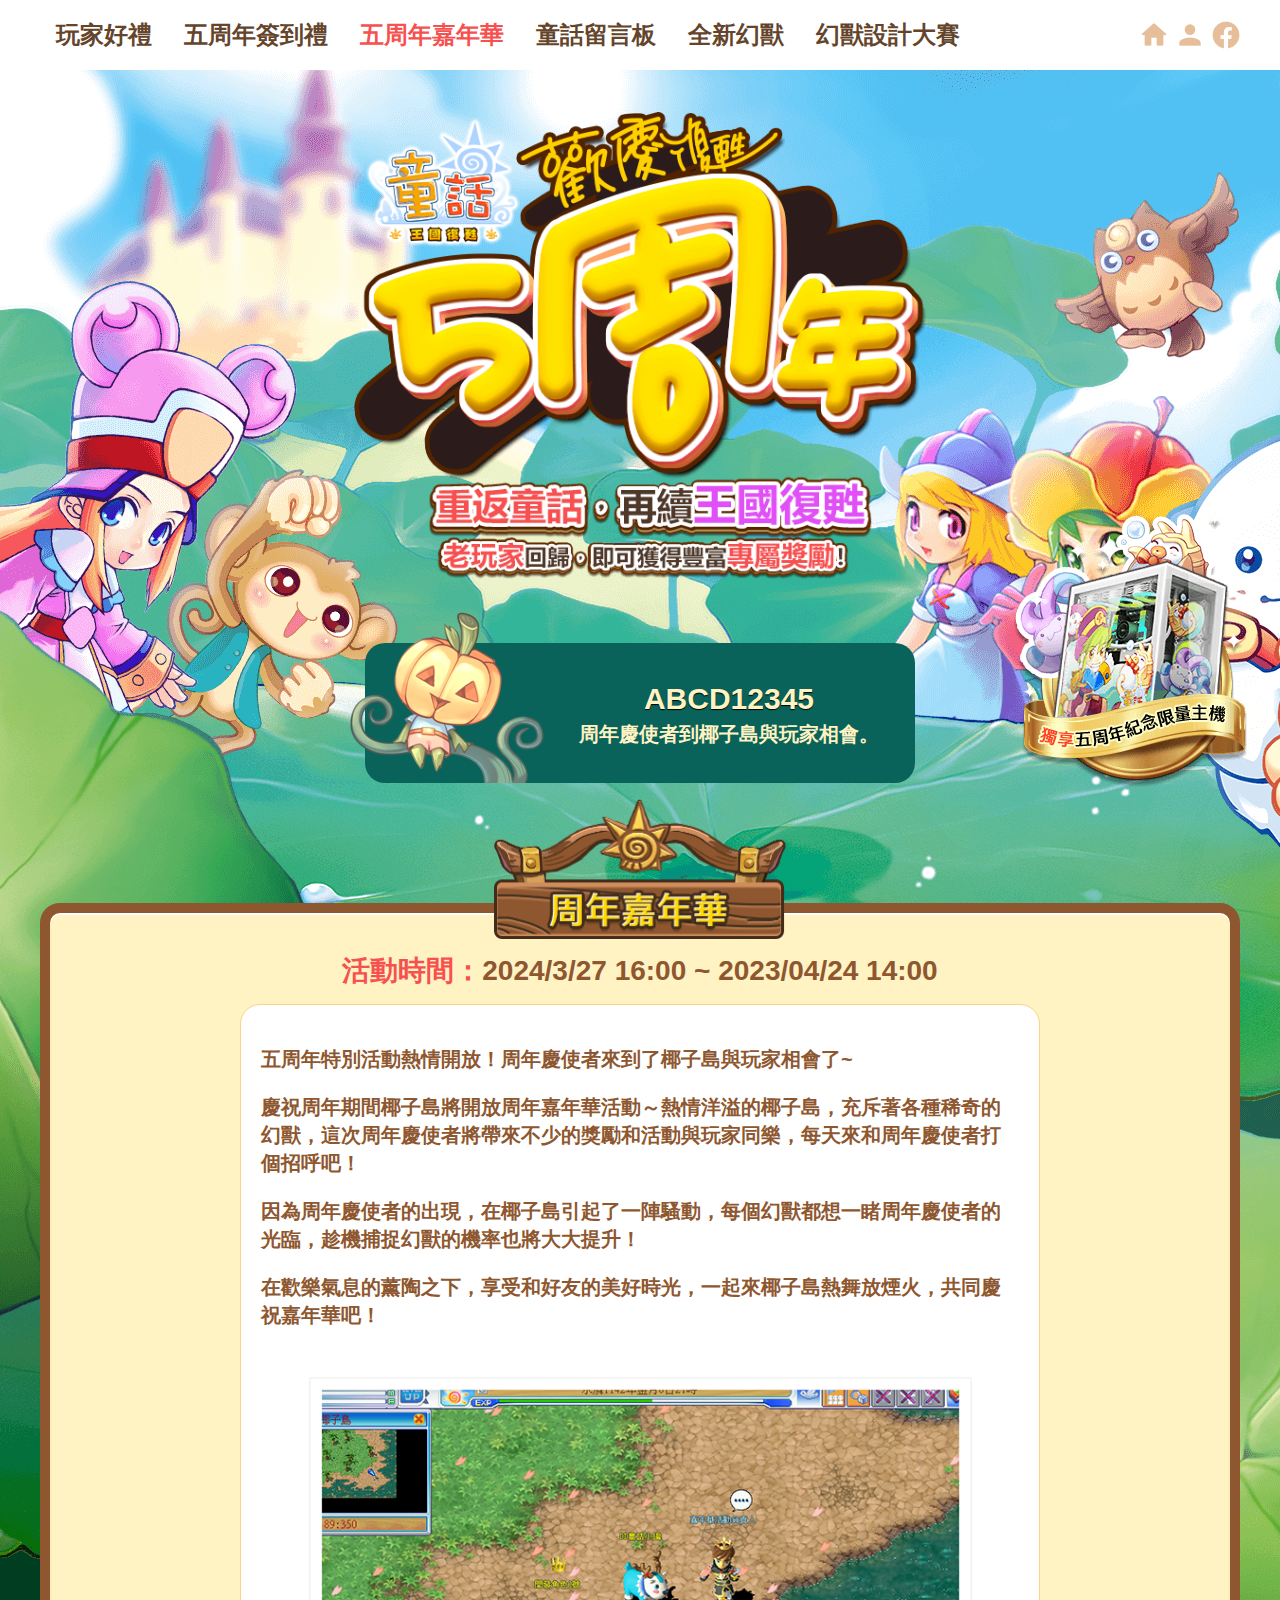
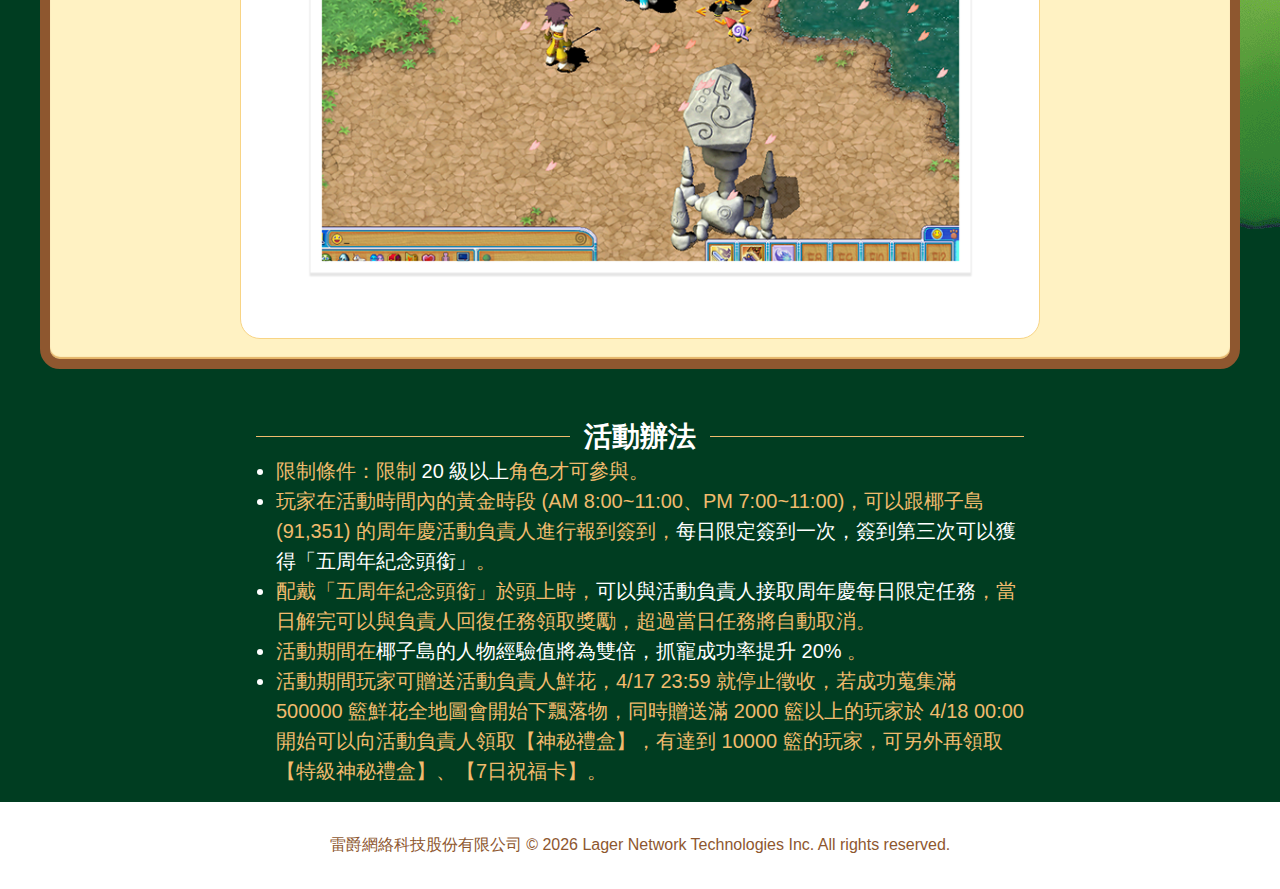
<file: event-3.html>
<!DOCTYPE html>
<html lang="zh-Hant-TW">

<head>
  <meta charset="UTF-8">
  <meta name="viewport" content="width=device-width, initial-scale=1.0">
  <title>童話：歡慶復甦5周年，重返童話，再續王國復甦，老玩家回歸，即可獲得豐富專屬獎勵!</title>

  <!-- FB 社群分享 -->
  <meta property="og:locale" content="zh_TW">
  <meta property="og:title" content="童話：歡慶復甦5周年，重返童話，再續王國復甦，老玩家回歸，即可獲得豐富專屬獎勵!">
  <meta property="og:type" content="website">
  <meta property="og:description" content="童話的新玩家、老玩家齊聚一堂，共同歡慶復甦5周年，我們準備了多項活動及好禮，歡迎您來參加。">
  <meta property="og:url" content="活動網址">
  <meta property="og:image" content="活動網址/assets/images/fb-1200x630.png"><!--圖檔路徑需改成絕對路徑-->
  <meta property="og:site_name" content="童話：歡慶復甦5周年，重返童話，再續王國復甦，老玩家回歸，即可獲得豐富專屬獎勵!">

  <script src="assets/js/sweetalert2.js"></script>
  <link rel="stylesheet" href="assets/css/all.css?v=1">
</head>

<body>
  <section class="ossian">



    <!-- 置頂的導覽 Bar.......................................... -->
    <label for="menu-switch" class="switch-open"></label>
    <input type="checkbox" id="menu-switch">
    <div class="nav-bar">
      <nav class="nav-container">
        <label for="menu-switch" class="switch-close"></label>
        <ul class="nav">
          <li><a href="index.html">玩家好禮</a></li>
          <li><a href="event-2.html">五周年簽到禮</a></li>
          <li><a href="event-3.html" class="focus">五周年嘉年華</a></li>
          <li><a href="event-4.html">童話留言板</a></li>
          <li><a href="event-5.html">全新幻獸</a></li>
          <li><a href="event-6.html">幻獸設計大賽</a></li>
        </ul>
        <ul class="share-tool">
          <li class="icon-home"><a href="https://nfl.lager.com.tw/event/nfl_ob/index.html" target="_blank"></a></li>
          <li class="icon-member"><a href="https://member.lager.com.tw/index/register" target="_blank"></a></li>
          <li class="icon-facebook"><a href="https://www.facebook.com/groups/2438257642852769" target="_blank"></a>
          </li>
        </ul>
      </nav>
    </div>
    <!-- 置頂的導覽 Bar 結束..................................... -->



    <!-- 網站標題................................................ -->
    <figure class="site-title">
      <img src="assets/images/site-title.png" alt="歡慶復甦5周年，重返童話，再續王國復甦，老玩家回歸，即可獲得豐富專屬獎勵！">
    </figure>
    <!-- 網站標題結束............................................ -->



    <!-- 雷爵會員................................................ -->
    <div class="lager-member">
      <dl class="lager-member-layout">
        <dd>
          <figure class="nan-gua"><img src="assets/images/nan-gua.png" alt="南瓜"></figure>
        </dd>
        <dd>
          <!-- 
            系統需要做下面的判斷
            1. 判斷是否登入雷爵會員，
            2. 如果沒有登入則顯示 .login-lager，
            3. 如果有登入則顯示 .gift-status
          -->
          <a href="https://member.lager.com.tw/index/register" target="_blank" class="login-lager">登入雷爵會員</a>
          <div class="gift-status">
            <h3 class="member-id">ABCD12345</h3>
            <div class="gift-info">
              <div class="msg">周年慶使者到椰子島與玩家相會。</div>
            </div>
          </div>
        </dd>
      </dl>
    </div>
    <!-- 雷爵會員結束............................................. -->



    <!-- 五周年嘉年華............................................. -->
    <section class="player-gifts">
      <article>
        <div>
          <figure class="player-gift-title"><img src="assets/images/title-3.png" alt="周年嘉年華"></figure>
          <h3><em>活動時間：</em>2024/3/27 16:00 ~ 2023/04/24 14:00</h3>
            <!-- 活動前言 -->
            <dl class="fifth">
              <dd>
                <p>五周年特別活動熱情開放！周年慶使者來到了椰子島與玩家相會了~</p>
                <p>慶祝周年期間椰子島將開放周年嘉年華活動～熱情洋溢的椰子島，充斥著各種稀奇的幻獸，這次周年慶使者將帶來不少的獎勵和活動與玩家同樂，每天來和周年慶使者打個招呼吧！</p>
                <p>因為周年慶使者的出現，在椰子島引起了一陣騷動，每個幻獸都想一睹周年慶使者的光臨，趁機捕捉幻獸的機率也將大大提升！</p>
                <p>在歡樂氣息的薰陶之下，享受和好友的美好時光，一起來椰子島熱舞放煙火，共同慶祝嘉年華吧！</p>
                <figure class="island"><img src="assets/images/island.png" alt="椰子島"></figure>
              </dd>
            </dl>
            <!-- 活動前言結束 -->
      </article>
    </section>
    <!-- 五周年嘉年華結束......................................... -->


      <!-- 活動辦法................................................. -->
      <section class="event-note">
        <article>
          <hgroup>
            <h2>活動辦法</h2>
          </hgroup>
          <ul class="design-items">
            <li><span>限制條件：限制 </span>20 級以上<span>角色才可參與。</span></li>
            <li><span>玩家在活動時間內的黃金時段 (AM 8:00~11:00、PM 7:00~11:00)，可以跟椰子島 (91,351) 的周年慶活動負責人進行報到簽到，</span>每日限定簽到一次，簽到第三次可以獲得「五周年紀念頭銜」<span>。</span></li>
            <li><span>配戴「五周年紀念頭銜」於頭上時，</span>可以與活動負責人接取周年慶每日限定任務<span>，當日解完可以與負責人回復任務領取獎勵，超過當日任務將自動取消。</span></li>
            <li><span>活動期間在</span>椰子島的人物經驗值將為雙倍，抓寵成功率提升 20% <span>。</span></li>
            <li><span>活動期間玩家可贈送活動負責人鮮花，4/17 23:59 就停止徵收，若成功蒐集滿 500000 籃鮮花全地圖會開始下飄落物，同時贈送滿 2000 籃以上的玩家於 4/18 00:00 開始可以向活動負責人領取【神秘禮盒】，有達到 10000 籃的玩家，可另外再領取【特級神秘禮盒】、【7日祝福卡】。</span></li>
          </ul>
        </article>
      </section>
      <!-- 活動辦法結束............................................. -->



      <!-- 右側懸浮Banner.......................................... -->
      <div class="fixed"><a href="gacha-machine.html"><img src="assets/images/water-mark-right.png" alt="專屬客製化主機想要趁現在！"></a></div>
      <!-- 右側懸浮Banner結束...................................... -->



    <!-- footer.................................................. -->
    <footer>雷爵網絡科技股份有限公司 <span>&copy; <script>const year = new Date(); document.write(year.getFullYear());</script> Lager Network Technologies Inc.</span> All rights reserved.</footer>
    <!-- footer end.............................................. -->


  </div><!--.ossian end-->



  <script>

    // 判斷是否有登錄會員.............................................
    fetch('setting.json') // 讀取 setting.json
      .then(response => response.json())
      .then(setting => {

        // 取得元素
        const loginLink = document.querySelector('.login-lager');
        const giftStatus = document.querySelector('.gift-status');
        const bitMessage = document.querySelector('.message');

        // 根據 memberStatus 的值設定樣式
        if (setting.memberStatus) {            // 如果已經登入雷爵會員的情況
          loginLink.style.display = 'none';    // 關閉登入的按鈕
          giftStatus.style.display = 'block';  // 顯示歡迎資訊
        } else {                               // 如果未登入雷爵會員的情況
          loginLink.style.display = 'block';   // 開啟登入的按鈕
          giftStatus.style.display = 'none';   // 關閉歡迎資訊
        }
      })
      .catch(error => {
        console.error('Error loading setting.json:', error);
        // 使用 SweetAlert2.js 顯示錯誤訊息
        Swal.fire({
          icon: "info",
          title: "JSON 錯誤",
          confirmButtonText: "確認",
        });
      });
    // 判斷是否有登錄會員結束..........................................

  </script>



</body>

</html>
</file>
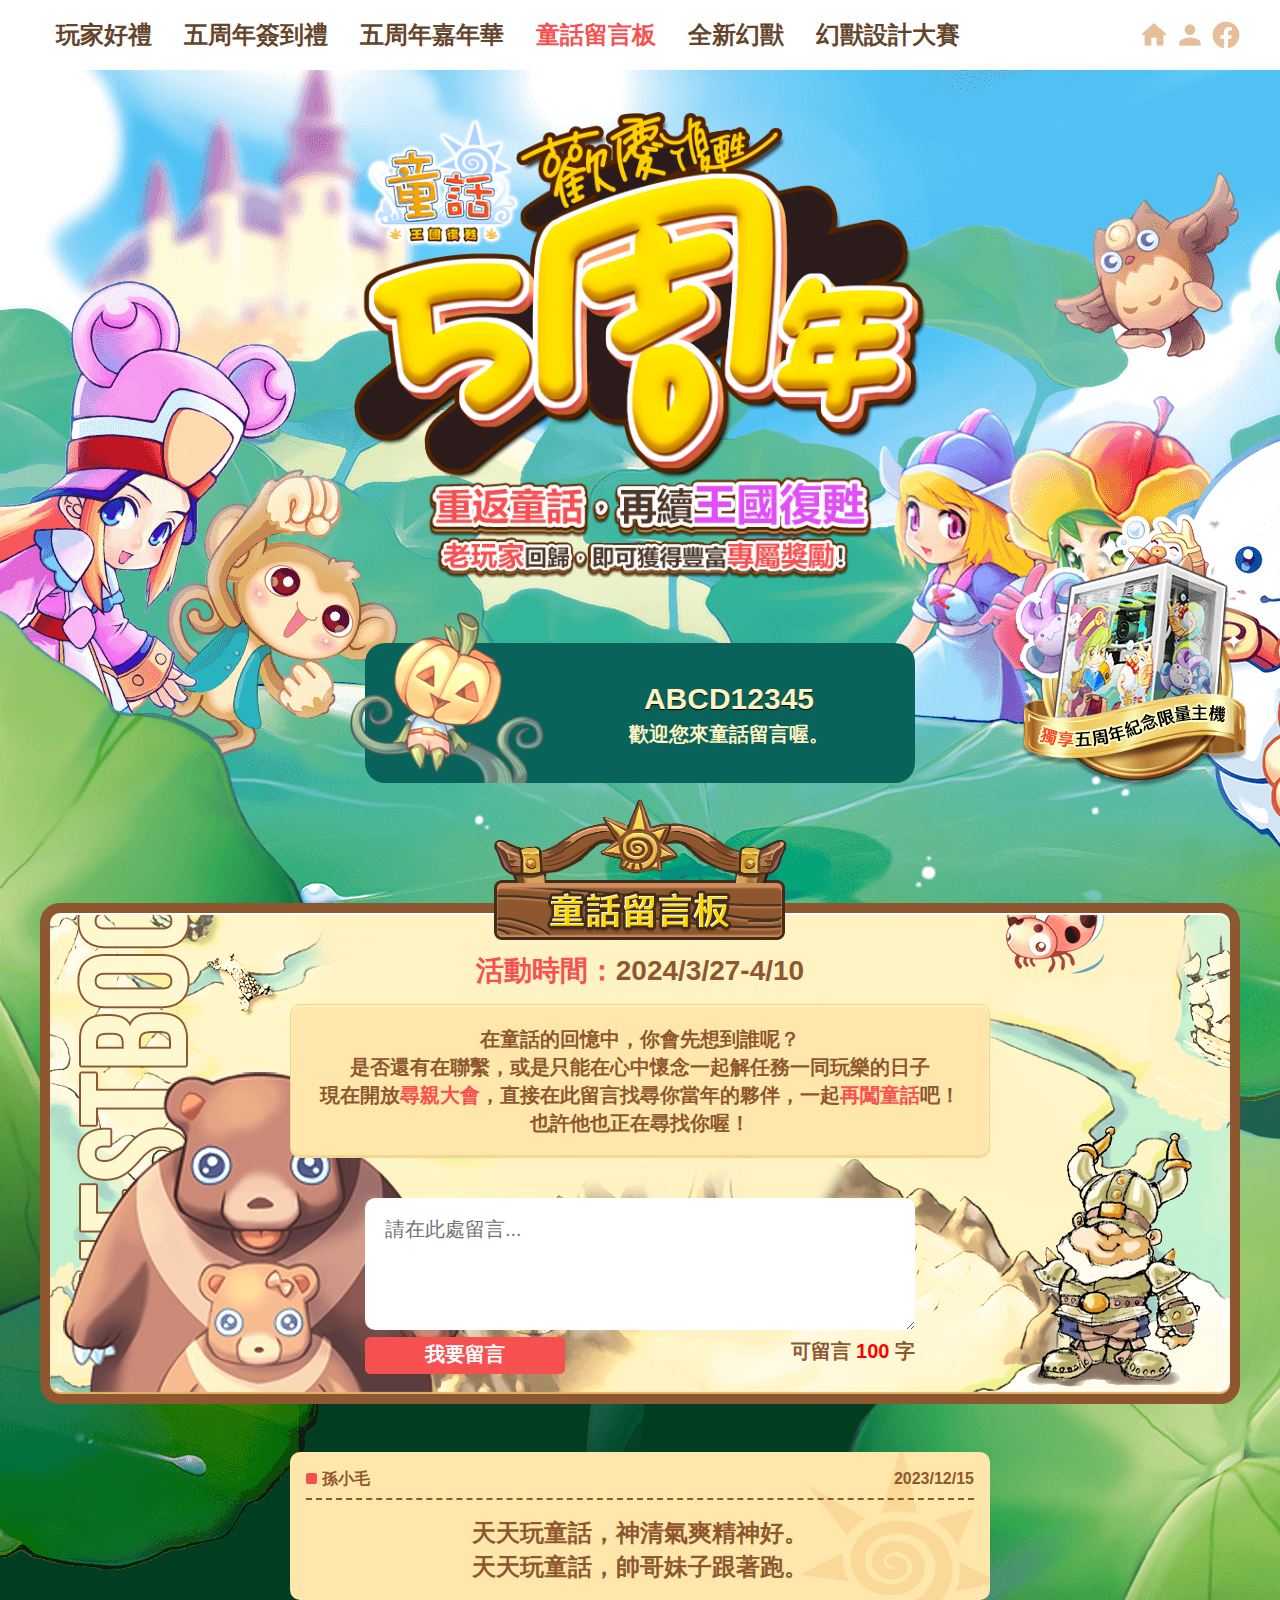
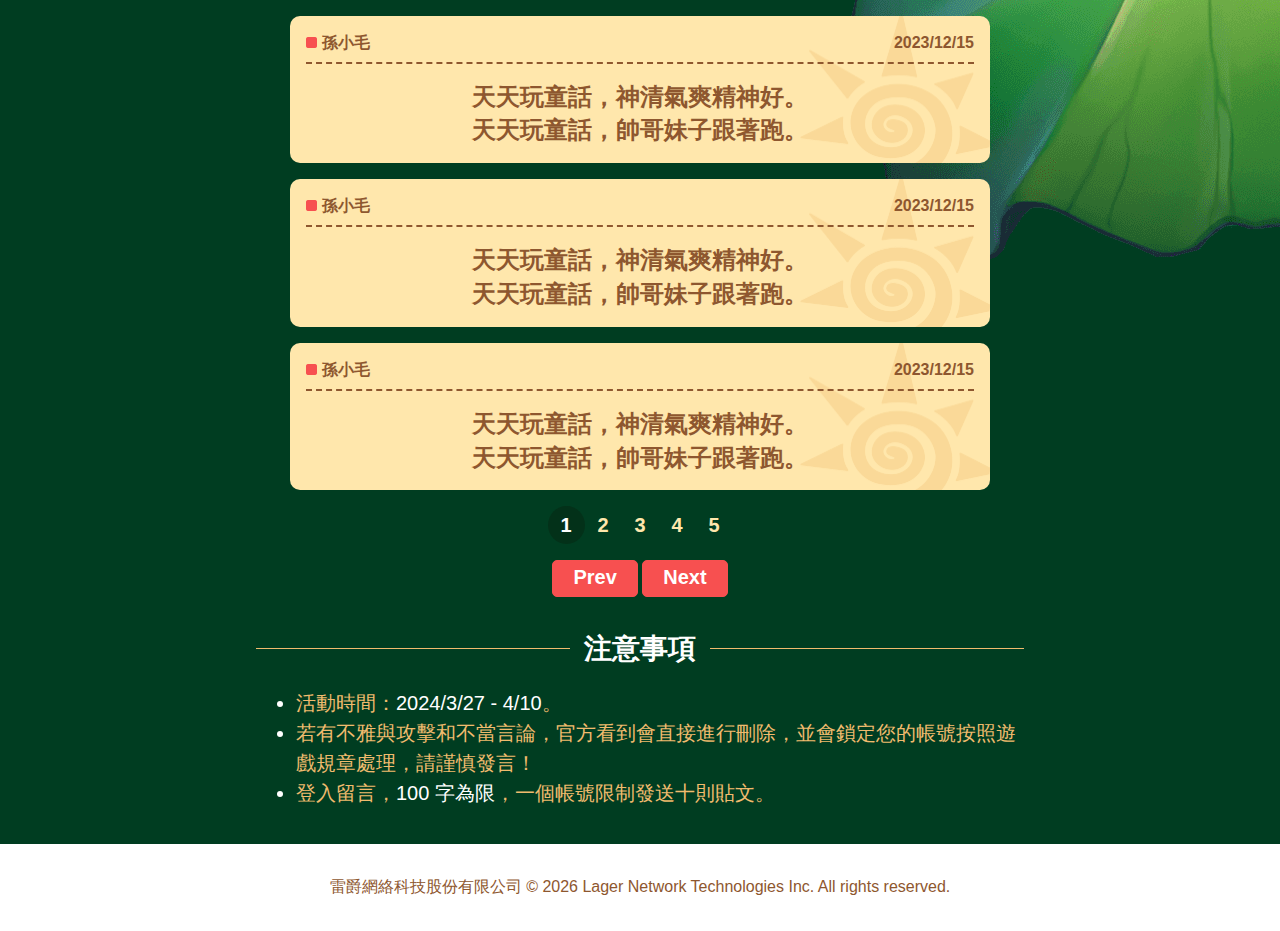
<file: event-4.html>
<!DOCTYPE html>
<html lang="zh-Hant-TW">

<head>
  <meta charset="UTF-8">
  <meta name="viewport" content="width=device-width, initial-scale=1.0">
  <title>童話：歡慶復甦5周年，重返童話，再續王國復甦，老玩家回歸，即可獲得豐富專屬獎勵!</title>

  <!-- FB 社群分享 -->
  <meta property="og:locale" content="zh_TW">
  <meta property="og:title" content="童話：歡慶復甦5周年，重返童話，再續王國復甦，老玩家回歸，即可獲得豐富專屬獎勵!">
  <meta property="og:type" content="website">
  <meta property="og:description" content="童話的新玩家、老玩家齊聚一堂，共同歡慶復甦5周年，我們準備了多項活動及好禮，歡迎您來參加。">
  <meta property="og:url" content="活動網址">
  <meta property="og:image" content="活動網址/assets/images/fb-1200x630.png"><!--圖檔路徑需改成絕對路徑-->
  <meta property="og:site_name" content="童話：歡慶復甦5周年，重返童話，再續王國復甦，老玩家回歸，即可獲得豐富專屬獎勵!">

  <script src="assets/js/sweetalert2.js"></script>
  <link rel="stylesheet" href="assets/css/all.css?v=1">
</head>

<body>
  <section class="ossian">



    <!-- 置頂的導覽 Bar.......................................... -->
    <label for="menu-switch" class="switch-open"></label>
    <input type="checkbox" id="menu-switch">
    <div class="nav-bar">
      <nav class="nav-container">
        <label for="menu-switch" class="switch-close"></label>
        <ul class="nav">
          <li><a href="index.html">玩家好禮</a></li>
          <li><a href="event-2.html">五周年簽到禮</a></li>
          <li><a href="event-3.html">五周年嘉年華</a></li>
          <li><a href="event-4.html" class="focus">童話留言板</a></li>
          <li><a href="event-5.html">全新幻獸</a></li>
          <li><a href="event-6.html">幻獸設計大賽</a></li>
        </ul>
        <ul class="share-tool">
          <li class="icon-home"><a href="https://nfl.lager.com.tw/event/nfl_ob/index.html" target="_blank"></a></li>
          <li class="icon-member"><a href="https://member.lager.com.tw/index/register" target="_blank"></a></li>
          <li class="icon-facebook"><a href="https://www.facebook.com/groups/2438257642852769" target="_blank"></a>
          </li>
        </ul>
      </nav>
    </div>
    <!-- 置頂的導覽 Bar 結束..................................... -->



    <!-- 網站標題................................................ -->
    <figure class="site-title">
      <img src="assets/images/site-title.png" alt="歡慶復甦5周年，重返童話，再續王國復甦，老玩家回歸，即可獲得豐富專屬獎勵！">
    </figure>
    <!-- 網站標題結束............................................ -->



    <!-- 雷爵會員................................................ -->
    <div class="lager-member">
      <dl class="lager-member-layout">
        <dd>
          <figure class="nan-gua"><img src="assets/images/nan-gua.png" alt="南瓜"></figure>
        </dd>
        <dd>
          <!-- 
            系統需要做下面的判斷
            1. 判斷是否登入雷爵會員，
            2. 如果沒有登入則顯示 .login-lager，
            3. 如果有登入則顯示 .gift-status
          -->
          <a href="https://member.lager.com.tw/index/register" target="_blank" class="login-lager">登入雷爵會員</a>
          <div class="gift-status">
            <h3 class="member-id">ABCD12345</h3>
            <div class="gift-info">
              <div class="msg">歡迎您來童話留言喔。</div>
            </div>
          </div>
        </dd>
      </dl>
    </div>
    <!-- 雷爵會員結束............................................. -->



    <!-- 童話留言板............................................... -->
    <section class="player-gifts guestbook">
      <article>
        <figure class="player-gift-title"><img src="assets/images/title-4.png" alt="童話留言板"></figure>
        <h3><em>活動時間：</em>2024/3/27-4/10</h3>
        <dl class="guestbook-note">
          <dd>
            在童話的回憶中，你會先想到誰呢？
            <div>是否還有在聯繫，或是只能在心中懷念一起解任務一同玩樂的日子</div>
            現在開放<em>尋親大會</em>，直接在此留言找尋你當年的夥伴，一起<em>再闖童話</em>吧！
            <div>也許他也正在尋找你喔！</div>
          </dd>
        </dl>
        <form action="" class="guestbook-form">
        <textarea id="commentTextarea" rows="4" cols="50" maxlength="100" placeholder="請在此處留言..."></textarea>
        <div class="input-bar">
          <!-- 需要登入會員才可留言 -->
          <div><button class="btn message">我要留言</button></div>
          <div><span class="number">可留言 <span id="charCount">100</span> 字</span></div>
        </div>
        </form>
      </article>
    </section>
    <!-- 童話留言板結束........................................... -->



    <!-- 留言區................................................... -->
    <!-- 十筆留言設為一頁 -->
    <section class="comments-group">
      <article>
        <dl class="comment">
          <dt>
            <ul class="comment-bar">
              <li>孫小毛</li>
              <li>2023/12/15</li>
            </ul>
          </dt>
          <dd>
            天天玩童話，神清氣爽精神好。<br>
            天天玩童話，帥哥妹子跟著跑。
          </dd>
        </dl>
      </article>
      <article>
        <dl class="comment">
          <dt>
            <ul class="comment-bar">
              <li>孫小毛</li>
              <li>2023/12/15</li>
            </ul>
          </dt>
          <dd>
            天天玩童話，神清氣爽精神好。<br>
            天天玩童話，帥哥妹子跟著跑。
          </dd>
        </dl>
      </article>
      <article>
        <dl class="comment">
          <dt>
            <ul class="comment-bar">
              <li>孫小毛</li>
              <li>2023/12/15</li>
            </ul>
          </dt>
          <dd>
            天天玩童話，神清氣爽精神好。<br>
            天天玩童話，帥哥妹子跟著跑。
          </dd>
        </dl>
      </article>
      <article>
        <dl class="comment">
          <dt>
            <ul class="comment-bar">
              <li>孫小毛</li>
              <li>2023/12/15</li>
            </ul>
          </dt>
          <dd>
            天天玩童話，神清氣爽精神好。<br>
            天天玩童話，帥哥妹子跟著跑。
          </dd>
        </dl>
      </article>
      <!-- 分頁 -->
      <article class="page-group">
        <ul class="page-no">
          <li><a href="" class="focus">1</a></li>
          <li><a href="">2</a></li>
          <li><a href="">3</a></li>
          <li><a href="">4</a></li>
          <li><a href="">5</a></li>
        </ul>
        <button class="btn">Prev</button>
        <button class="btn">Next</button>
      </article>
      <!-- 分頁結束 -->
    </section>
    <!-- 留言區結束................................................ -->



    <!-- 注意事項................................................. -->
    <section class="event-note">
      <article>
        <hgroup>
          <h2>注意事項</h2>
        </hgroup>
        <ul>
          <li><span>活動時間：<mark>2024/3/27 - 4/10</mark>。</span></li>
          <li><span>若有不雅與攻擊和不當言論，官方看到會直接進行刪除，並會鎖定您的帳號按照遊戲規章處理，請謹慎發言！</span></li>
          <li><span>登入留言，<mark>100 字為限</mark>，一個帳號限制發送十則貼文。</span></li>
        </ul>
      </article>
    </section>
    <!-- 注意事項結束............................................. -->



    <!-- 右側懸浮Banner.......................................... -->
    <div class="fixed"><a href="gacha-machine.html"><img src="assets/images/water-mark-right.png" alt="專屬客製化主機想要趁現在！"></a></div>
    <!-- 右側懸浮Banner結束...................................... -->



    <!-- footer.................................................. -->
    <footer>雷爵網絡科技股份有限公司 <span>&copy; <script>const year = new Date(); document.write(year.getFullYear());</script> Lager Network Technologies Inc.
      </span> All rights reserved.</footer>
    <!-- footer end.............................................. -->


  </div><!--.ossian end-->



  <script>

    // 判斷是否有登錄會員.............................................
    fetch('setting.json') // 讀取 setting.json
    .then(response => response.json())
    .then(setting => {

      // 取得元素
      const loginLink = document.querySelector('.login-lager');
      const giftStatus = document.querySelector('.gift-status');
      const bitMessage = document.querySelector('.message');

      // 根據 memberStatus 的值設定樣式
      if (setting.memberStatus) {            // 如果已經登入雷爵會員的情況
        loginLink.style.display = 'none';    // 關閉登入的按鈕
        giftStatus.style.display = 'block';  // 顯示歡迎資訊
      } else {                               // 如果未登入雷爵會員的情況
        loginLink.style.display = 'block';   // 開啟登入的按鈕
        giftStatus.style.display = 'none';   // 關閉歡迎資訊
        
        // 點選 bitMessage 時，顯示「請先登入雷爵會員」的訊息
        bitMessage.addEventListener('mousedown', () => {
          bitMessage.disabled = true;
          Swal.fire({
            icon: 'info',
            title: '請登入雷爵會員',
            confirmButtonText: '確認',
          }).then((result) => {
            bitMessage.disabled = false;
          });
        });
      }
    })
    .catch (error => {
      console.error('Error loading setting.json:', error);
      // 使用 SweetAlert2.js 顯示錯誤訊息
      Swal.fire({
        icon: "info",
        title: "JSON 錯誤",
        confirmButtonText: "確認",
      });
    });
    // 判斷是否有登錄會員結束..........................................



    // 限制留言的字數需要在一百字以內，且顯示目前剩下的字數。.............
    document.addEventListener('DOMContentLoaded', () => {
      const textarea = document.getElementById('commentTextarea');     // 抓取 textarea 欄位
      const charCountElement = document.getElementById('charCount');   // 抓取 #charCount
      const maxNumber = parseInt(textarea.getAttribute('maxlength'));  // 抓取 maxlength 最大值

      const updateCharacterCount = () => {
        const textareaValue = textarea.value;
        const remainingChars = maxNumber - textareaValue.length;
        // 如果剩餘字數小於 0，就禁用 textarea 的輸入，反之則啟用
        textarea.readOnly = remainingChars < 0;
        // 更新顯示剩餘字數的元素
        charCountElement.textContent = Math.max(remainingChars, 0);
      };
      // 初始執行一次
      updateCharacterCount();
      // 監聽 textarea 的 input 事件
      textarea.addEventListener('input', updateCharacterCount);
    });
    // 限制留言的字數結束 .............................................
  </script>



</body>

</html>
</file>
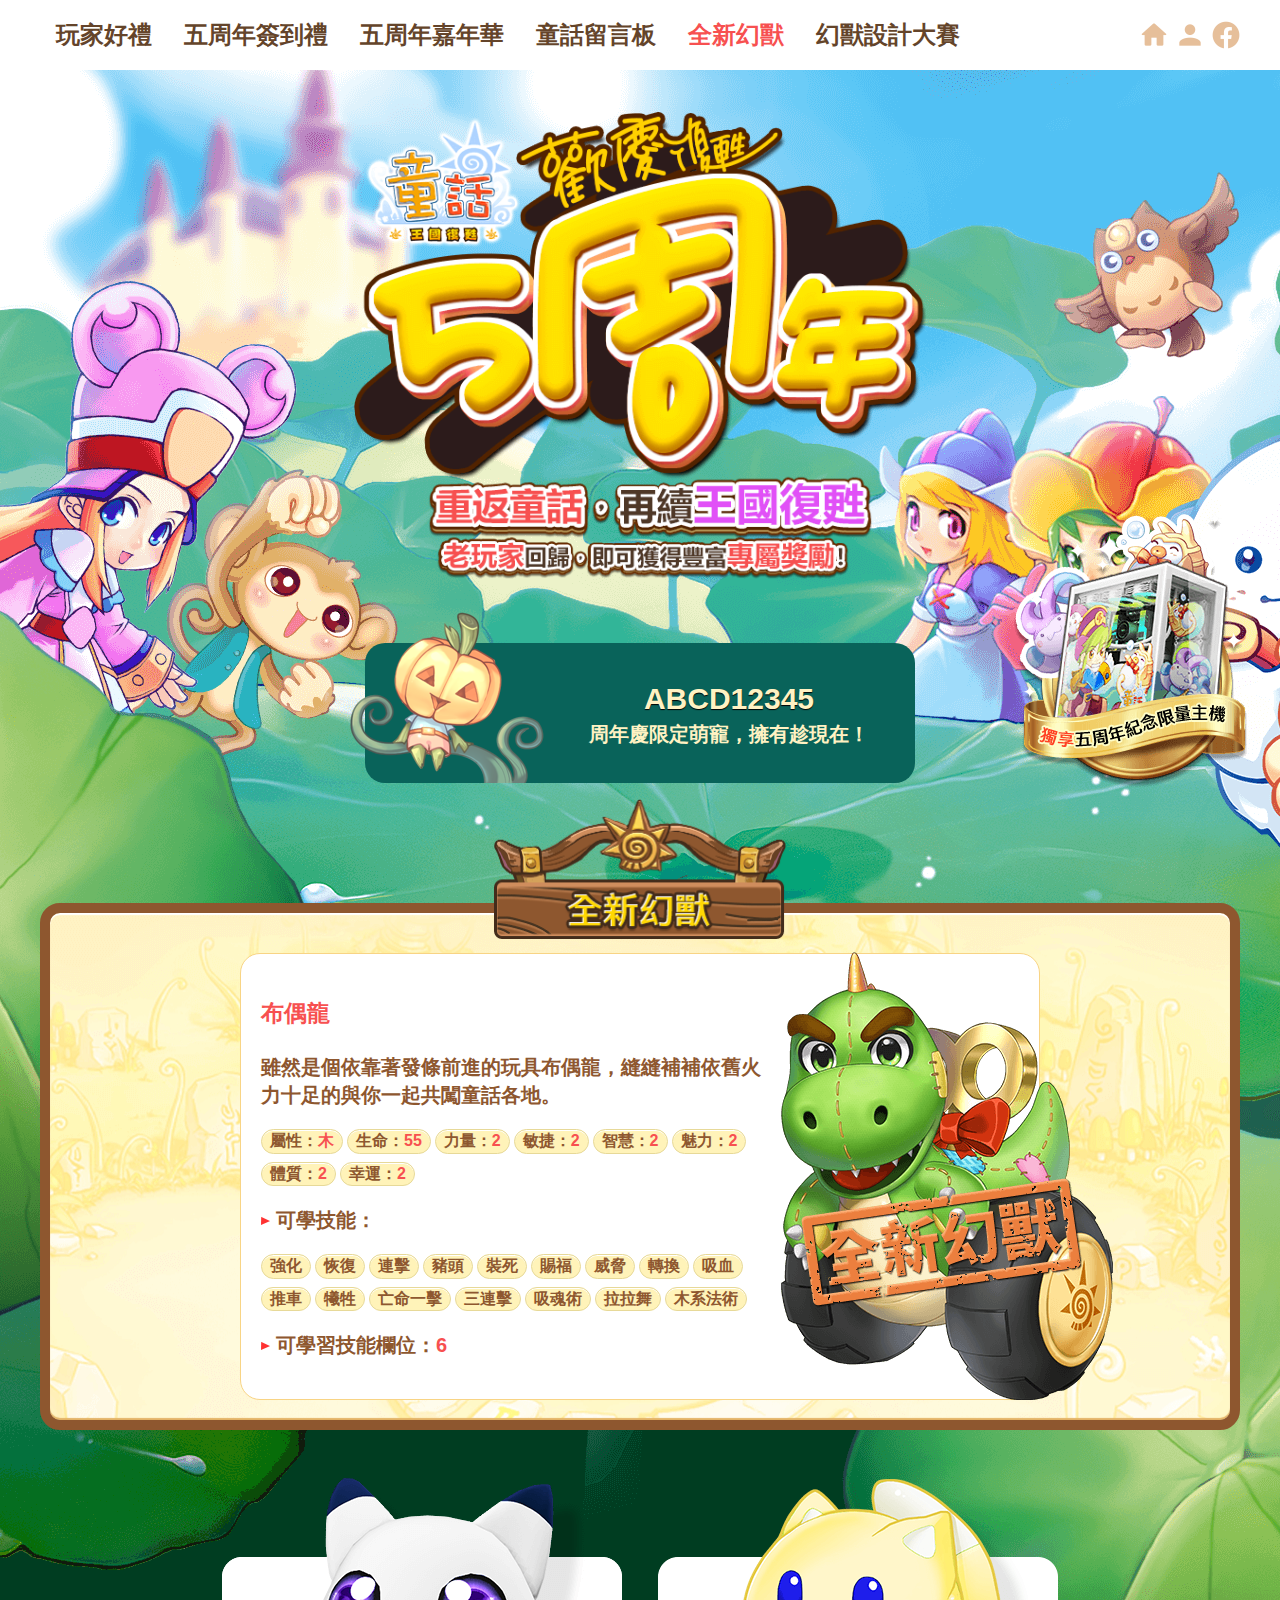
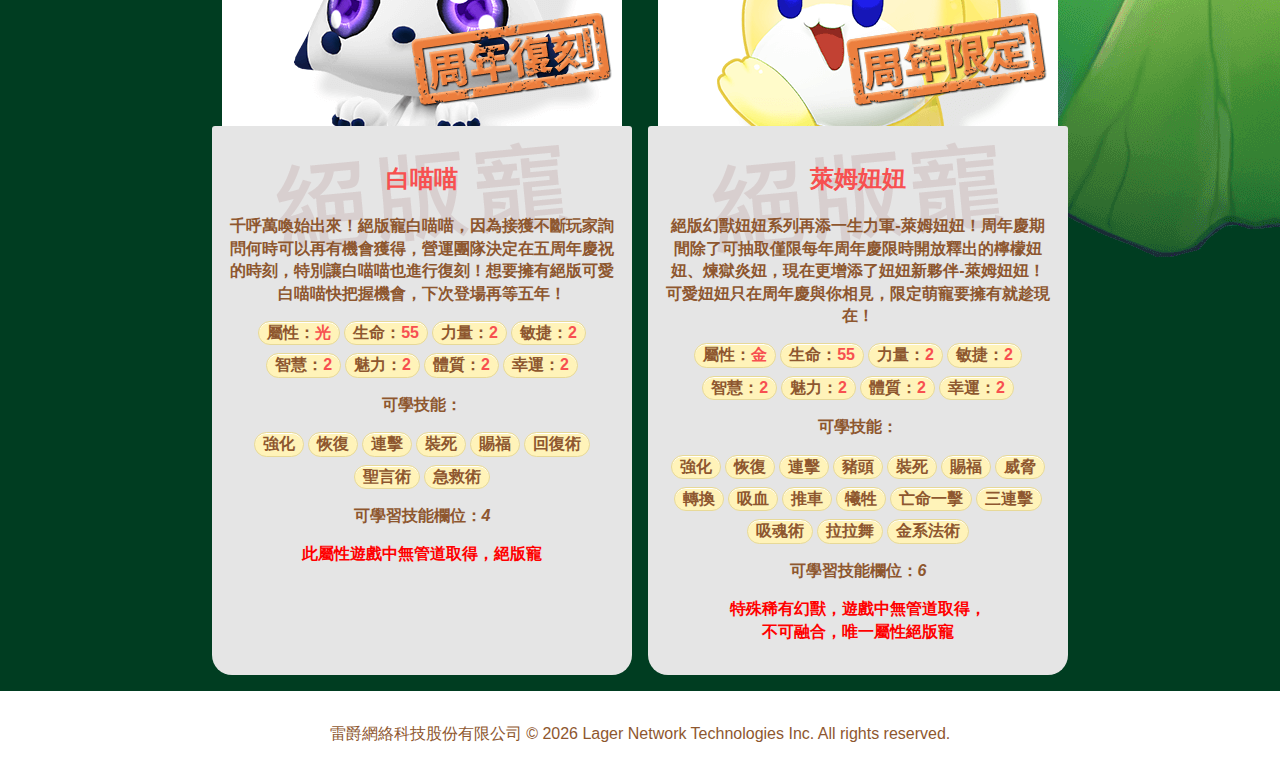
<file: event-5.html>
<!DOCTYPE html>
<html lang="zh-Hant-TW">

<head>
  <meta charset="UTF-8">
  <meta name="viewport" content="width=device-width, initial-scale=1.0">
  <title>童話：歡慶復甦5周年，重返童話，再續王國復甦，老玩家回歸，即可獲得豐富專屬獎勵!</title>

  <!-- FB 社群分享 -->
  <meta property="og:locale" content="zh_TW">
  <meta property="og:title" content="童話：歡慶復甦5周年，重返童話，再續王國復甦，老玩家回歸，即可獲得豐富專屬獎勵!">
  <meta property="og:type" content="website">
  <meta property="og:description" content="童話的新玩家、老玩家齊聚一堂，共同歡慶復甦5周年，我們準備了多項活動及好禮，歡迎您來參加。">
  <meta property="og:url" content="活動網址">
  <meta property="og:image" content="活動網址/assets/images/fb-1200x630.png"><!--圖檔路徑需改成絕對路徑-->
  <meta property="og:site_name" content="童話：歡慶復甦5周年，重返童話，再續王國復甦，老玩家回歸，即可獲得豐富專屬獎勵!">

  <script src="assets/js/sweetalert2.js"></script>
  <link rel="stylesheet" href="assets/css/all.css?v=1">
</head>

<body>
  <section class="ossian">



    <!-- 置頂的導覽 Bar.......................................... -->
    <label for="menu-switch" class="switch-open"></label>
    <input type="checkbox" id="menu-switch">
    <div class="nav-bar">
      <nav class="nav-container">
        <label for="menu-switch" class="switch-close"></label>
        <ul class="nav">
          <li><a href="index.html">玩家好禮</a></li>
          <li><a href="event-2.html">五周年簽到禮</a></li>
          <li><a href="event-3.html">五周年嘉年華</a></li>
          <li><a href="event-4.html">童話留言板</a></li>
          <li><a href="event-5.html" class="focus">全新幻獸</a></li>
          <li><a href="event-6.html">幻獸設計大賽</a></li>
        </ul>
        <ul class="share-tool">
          <li class="icon-home"><a href="https://nfl.lager.com.tw/event/nfl_ob/index.html" target="_blank"></a></li>
          <li class="icon-member"><a href="https://member.lager.com.tw/index/register" target="_blank"></a></li>
          <li class="icon-facebook"><a href="https://www.facebook.com/groups/2438257642852769" target="_blank"></a>
          </li>
        </ul>
      </nav>
    </div>
    <!-- 置頂的導覽 Bar 結束..................................... -->



    <!-- 網站標題................................................ -->
    <figure class="site-title">
      <img src="assets/images/site-title.png" alt="歡慶復甦5周年，重返童話，再續王國復甦，老玩家回歸，即可獲得豐富專屬獎勵！">
    </figure>
    <!-- 網站標題結束............................................ -->



    <!-- 雷爵會員................................................ -->
    <div class="lager-member">
      <dl class="lager-member-layout">
        <dd>
          <figure class="nan-gua"><img src="assets/images/nan-gua.png" alt="南瓜"></figure>
        </dd>
        <dd>
          <!-- 
            系統需要做下面的判斷
            1. 判斷是否登入雷爵會員，
            2. 如果沒有登入則顯示 .login-lager，
            3. 如果有登入則顯示 .gift-status
          -->
          <a href="https://member.lager.com.tw/index/register" target="_blank" class="login-lager">登入雷爵會員</a>
          <div class="gift-status">
            <h3 class="member-id">ABCD12345</h3>
            <div class="gift-info">
              <div class="msg">周年慶限定萌寵，擁有趁現在！</div>
            </div>
          </div>
        </dd>
      </dl>
    </div>
    <!-- 雷爵會員結束............................................. -->



    <!-- 五周年嘉年華............................................. -->
    <section class="player-gifts carnivals">
      <article>
        <figure class="player-gift-title"><img src="assets/images/title-5.png" alt="全新幻獸"></figure>
        <!-- <h3><em>活動時間：</em>2024/3/27 16:00 ~ 2023/04/24 14:00</h3> -->
        <!-- 活動前言 -->
        <dl class="carnival">
          <dd>
            <h3>布偶龍</h3>
            <p>雖然是個依靠著發條前進的玩具布偶龍，縫縫補補依舊火力十足的與你一起共闖童話各地。</p>
            <ul class="attributes">
              <li>屬性：<em>木</em></li>
              <li>生命：<em>55</em></li>
              <li>力量：<em>2</em></li>
              <li>敏捷：<em>2</em></li>
              <li>智慧：<em>2</em></li>
              <li>魅力：<em>2</em></li>
              <li>體質：<em>2</em></li>
              <li>幸運：<em>2</em></li>
            </ul>
            <p class="flag">可學技能：
              <ul class="attributes">
                <li>強化</li>
                <li>恢復</li>
                <li>連擊</li>
                <li>豬頭</li>
                <li>裝死</li>
                <li>賜福</li>
                <li>威脅</li>
                <li>轉換</li>
                <li>吸血</li>
                <li>推車</li>
                <li>犧牲</li>
                <li>亡命一擊</li>
                <li>三連擊</li>
                <li>吸魂術</li>
                <li>拉拉舞</li>
                <li>木系法術</li>
              </ul>
            </p>
            <p class="flag">可學習技能欄位：<em>6</em></p>
          </dd>
          <dd>
            <figure><img src="assets/images/bu-ou-long.png" alt="布偶龍"></figure>
          </dd>
        </dl>
        <!-- 活動前言結束 -->
      </article>
    </section>
    <!-- 五周年嘉年華結束......................................... -->



    <dl class="objs">
      <dd>
        <figure>
          <img src="assets/images/obj-1.png" alt="白喵喵">
        </figure>
        <div class="obj-des">
          <h2>白喵喵</h2>
          <p>千呼萬喚始出來！絕版寵白喵喵，因為接獲不斷玩家詢問何時可以再有機會獲得，營運團隊決定在五周年慶祝的時刻，特別讓白喵喵也進行復刻！想要擁有絕版可愛白喵喵快把握機會，下次登場再等五年！</p>
          <ul class="attributes center">
            <li>屬性：<em>光</em></li>
            <li>生命：<em>55</em></li>
            <li>力量：<em>2</em></li>
            <li>敏捷：<em>2</em></li>
            <li>智慧：<em>2</em></li>
            <li>魅力：<em>2</em></li>
            <li>體質：<em>2</em></li>
            <li>幸運：<em>2</em></li>
          </ul>
          <p>
            可學技能：
            <ul class="attributes center">
              <li>強化</li>
              <li>恢復</li>
              <li>連擊</li>
              <li>裝死</li>
              <li>賜福</li>
              <li>回復術</li>
              <li>聖言術</li>
              <li>急救術</li>
            </ul>
          </p>
          <p>可學習技能欄位：<em>4</em></p>
          <p style="color: red;">此屬性遊戲中無管道取得，絕版寵</p>
        </div>
      </dd>
      <dd>
        <figure>
          <img src="assets/images/obj-2.png" alt="萊姆妞妞">
        </figure>
        <div class="obj-des">
          <h2>萊姆妞妞</h2>
          <p>絕版幻獸妞妞系列再添一生力軍-萊姆妞妞！周年慶期間除了可抽取僅限每年周年慶限時開放釋出的檸檬妞妞、煉獄炎妞，現在更增添了妞妞新夥伴-萊姆妞妞！可愛妞妞只在周年慶與你相見，限定萌寵要擁有就趁現在！</p>
          <ul class="attributes center">
            <li>屬性：<em>金</em></li>
            <li>生命：<em>55</em></li>
            <li>力量：<em>2</em></li>
            <li>敏捷：<em>2</em></li>
            <li>智慧：<em>2</em></li>
            <li>魅力：<em>2</em></li>
            <li>體質：<em>2</em></li>
            <li>幸運：<em>2</em></li>
          </ul>
          <p>可學技能：
            <ul class="attributes center">
              <li>強化</li>
              <li>恢復</li>
              <li>連擊</li>
              <li>豬頭</li>
              <li>裝死</li>
              <li>賜福</li>
              <li>威脅</li>
              <li>轉換</li>
              <li>吸血</li>
              <li>推車</li>
              <li>犧牲</li>
              <li>亡命一擊</li>
              <li>三連擊</li>
              <li>吸魂術</li>
              <li>拉拉舞</li>
              <li>金系法術</li>
            </ul>
          </p>
          <p>可學習技能欄位：<em>6</em></p>
          <p style="color: red;">特殊稀有幻獸，遊戲中無管道取得，<br>不可融合，唯一屬性絕版寵</p>
        </div>
      </dd>
    </dl>



    <!-- 右側懸浮Banner.......................................... -->
    <div class="fixed"><a href="gacha-machine.html"><img src="assets/images/water-mark-right.png" alt="專屬客製化主機想要趁現在！"></a></div>
    <!-- 右側懸浮Banner結束...................................... -->



    <!-- footer.................................................. -->
    <footer>雷爵網絡科技股份有限公司 <span>&copy; <script>const year = new Date(); document.write(year.getFullYear());</script> Lager Network Technologies Inc.</span> All rights reserved.</footer>
    <!-- footer end.............................................. -->


  </div><!--.ossian end-->



  <script>

    // 判斷是否有登錄會員.............................................
    fetch('setting.json') // 讀取 setting.json
      .then(response => response.json())
      .then(setting => {

        // 取得元素
        const loginLink = document.querySelector('.login-lager');
        const giftStatus = document.querySelector('.gift-status');
        const bitMessage = document.querySelector('.message');

        // 根據 memberStatus 的值設定樣式
        if (setting.memberStatus) {            // 如果已經登入雷爵會員的情況
          loginLink.style.display = 'none';    // 關閉登入的按鈕
          giftStatus.style.display = 'block';  // 顯示歡迎資訊
        } else {                               // 如果未登入雷爵會員的情況
          loginLink.style.display = 'block';   // 開啟登入的按鈕
          giftStatus.style.display = 'none';   // 關閉歡迎資訊
        }
      })
      .catch(error => {
        console.error('Error loading setting.json:', error);
        // 使用 SweetAlert2.js 顯示錯誤訊息
        Swal.fire({
          icon: "info",
          title: "JSON 錯誤",
          confirmButtonText: "確認",
        });
      });
    // 判斷是否有登錄會員結束..........................................

  </script>



</body>

</html>
</file>
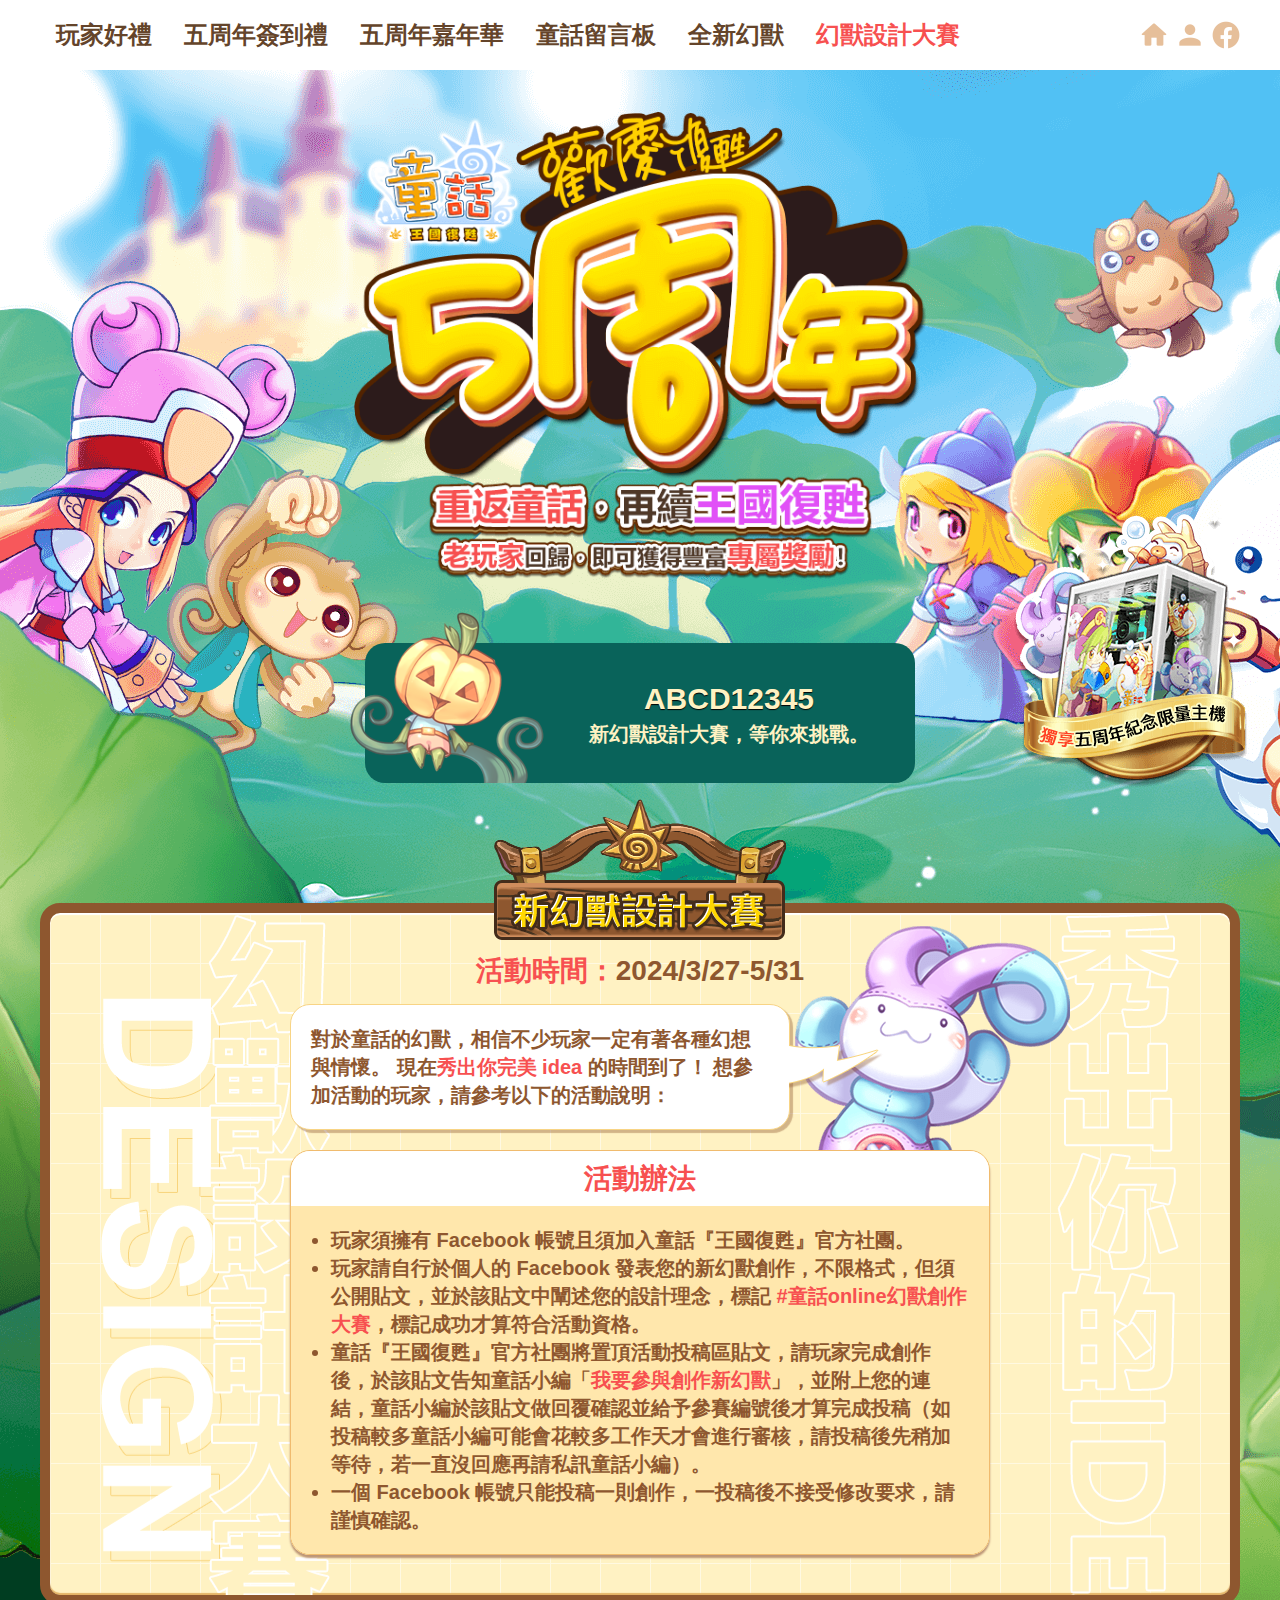
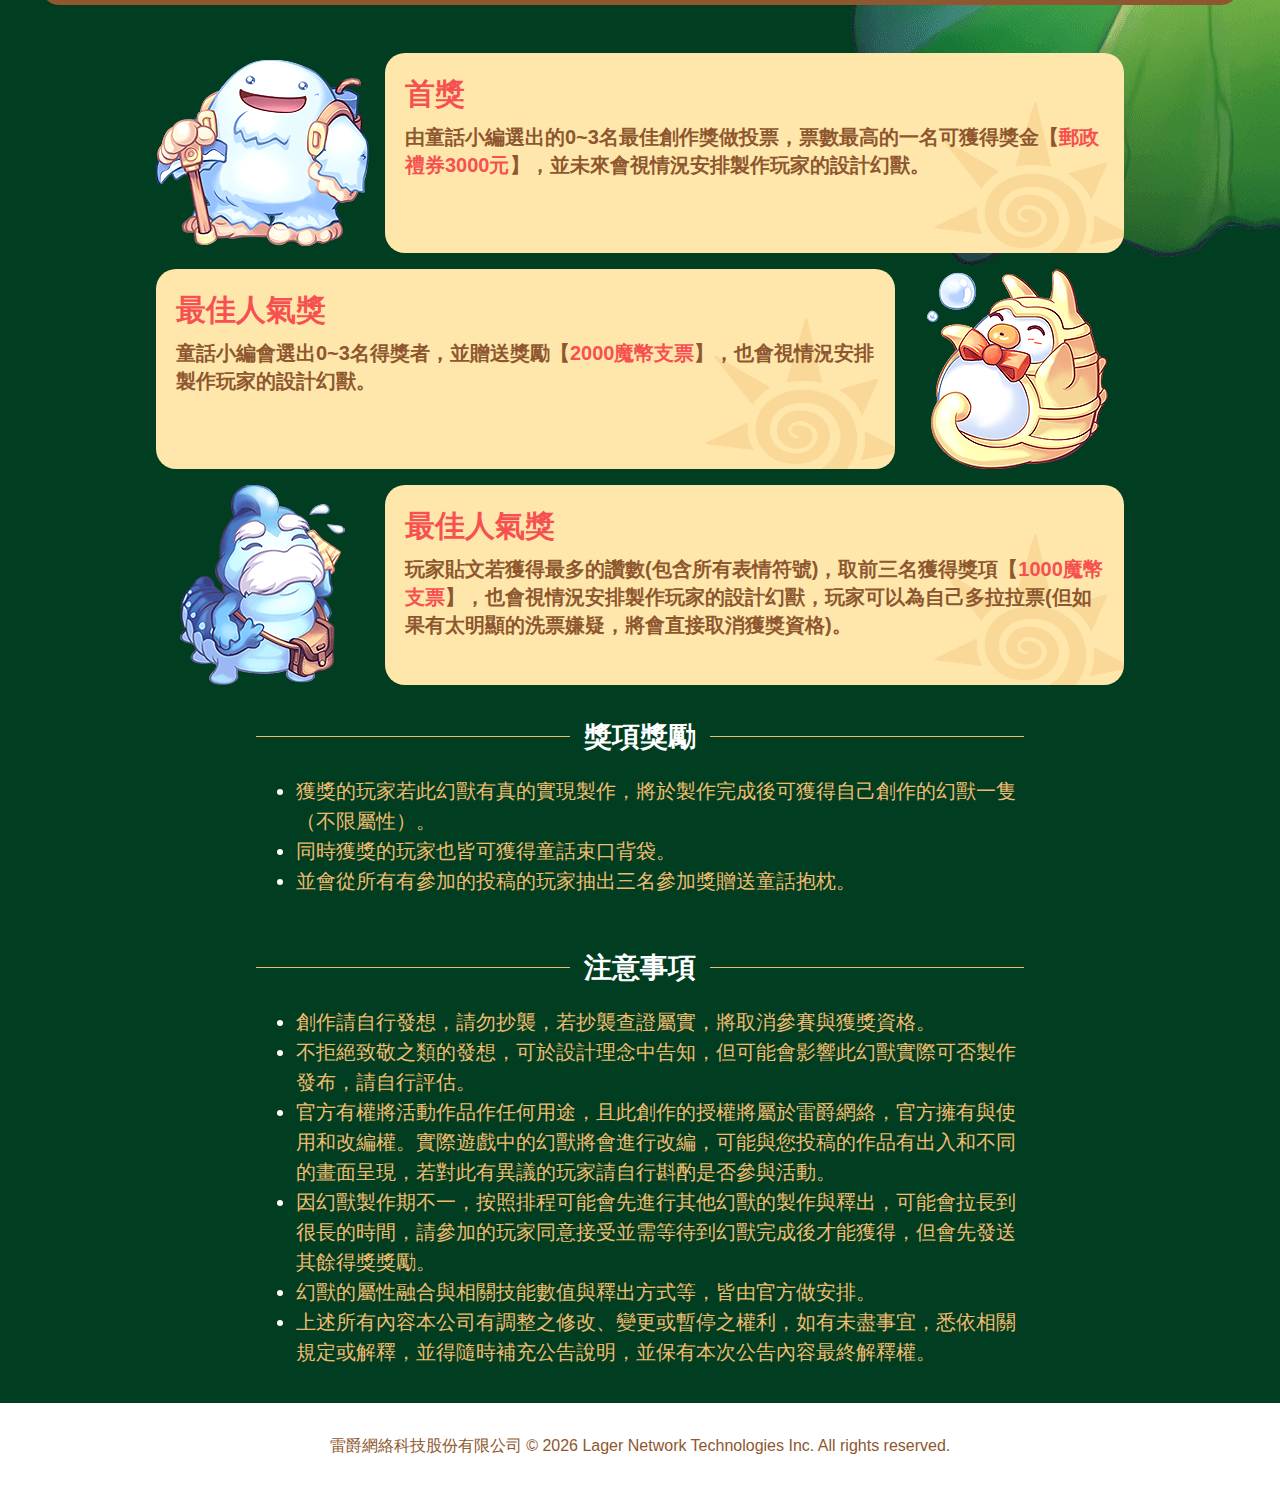
<file: event-6.html>
<!DOCTYPE html>
<html lang="zh-Hant-TW">

<head>
  <meta charset="UTF-8">
  <meta name="viewport" content="width=device-width, initial-scale=1.0">
  <title>童話：歡慶復甦5周年，重返童話，再續王國復甦，老玩家回歸，即可獲得豐富專屬獎勵!</title>

  <!-- FB 社群分享 -->
  <meta property="og:locale" content="zh_TW">
  <meta property="og:title" content="童話：歡慶復甦5周年，重返童話，再續王國復甦，老玩家回歸，即可獲得豐富專屬獎勵!">
  <meta property="og:type" content="website">
  <meta property="og:description" content="童話的新玩家、老玩家齊聚一堂，共同歡慶復甦5周年，我們準備了多項活動及好禮，歡迎您來參加。">
  <meta property="og:url" content="活動網址">
  <meta property="og:image" content="活動網址/assets/images/fb-1200x630.png"><!--圖檔路徑需改成絕對路徑-->
  <meta property="og:site_name" content="童話：歡慶復甦5周年，重返童話，再續王國復甦，老玩家回歸，即可獲得豐富專屬獎勵!">

  <script src="assets/js/sweetalert2.js"></script>
  <link rel="stylesheet" href="assets/css/all.css?v=1">
</head>

<body>
  <section class="ossian">



    <!-- 置頂的導覽 Bar.......................................... -->
    <label for="menu-switch" class="switch-open"></label>
    <input type="checkbox" id="menu-switch">
    <div class="nav-bar">
      <nav class="nav-container">
        <label for="menu-switch" class="switch-close"></label>
        <ul class="nav">
          <li><a href="index.html">玩家好禮</a></li>
          <li><a href="event-2.html">五周年簽到禮</a></li>
          <li><a href="event-3.html">五周年嘉年華</a></li>
          <li><a href="event-4.html">童話留言板</a></li>
          <li><a href="event-5.html">全新幻獸</a></li>
          <li><a href="event-6.html" class="focus">幻獸設計大賽</a></li>
        </ul>
        <ul class="share-tool">
          <li class="icon-home"><a href="https://nfl.lager.com.tw/event/nfl_ob/index.html" target="_blank"></a></li>
          <li class="icon-member"><a href="https://member.lager.com.tw/index/register" target="_blank"></a></li>
          <li class="icon-facebook"><a href="https://www.facebook.com/groups/2438257642852769" target="_blank"></a>
          </li>
        </ul>
      </nav>
    </div>
    <!-- 置頂的導覽 Bar 結束..................................... -->



    <!-- 網站標題................................................ -->
    <figure class="site-title">
      <img src="assets/images/site-title.png" alt="歡慶復甦5周年，重返童話，再續王國復甦，老玩家回歸，即可獲得豐富專屬獎勵！">
    </figure>
    <!-- 網站標題結束............................................ -->



    <!-- 雷爵會員................................................ -->
    <div class="lager-member">
      <dl class="lager-member-layout">
        <dd>
          <figure class="nan-gua"><img src="assets/images/nan-gua.png" alt="南瓜"></figure>
        </dd>
        <dd>
          <!-- 
            系統需要做下面的判斷
            1. 判斷是否登入雷爵會員，
            2. 如果沒有登入則顯示 .login-lager，
            3. 如果有登入則顯示 .gift-status
          -->
          <a href="https://member.lager.com.tw/index/register" target="_blank" class="login-lager">登入雷爵會員</a>
          <div class="gift-status">
            <h3 class="member-id">ABCD12345</h3>
            <div class="gift-info">
              <div class="msg">新幻獸設計大賽，等你來挑戰。</div>
            </div>
          </div>
        </dd>
      </dl>
    </div>
    <!-- 雷爵會員結束............................................. -->



    <!-- 童話留言板............................................... -->
    <section class="player-gifts design">
      <article>
        <div class="design-plan">
          <figure class="player-gift-title"><img src="assets/images/title-6.png" alt="新幻獸設計大賽"></figure>
          <h3><em>活動時間：</em>2024/3/27-5/31</h3>
          <div class="design-container">
            <!-- 對話框 -->
            <dl class="chat">
              <dd>
                對於童話的幻獸，相信不少玩家一定有著各種幻想與情懷。
                <span>現在<em>秀出你完美 idea</em> 的時間到了！</span>
                想參加活動的玩家，請參考以下的活動說明：
              </dd>
            </dl>
            <!-- 兔子 -->
            <figure class="tu"><img src="assets/images/tu.png" alt="幻獸：兔子"></figure>
            <dl class="design-note">
              <dt>活動辦法</dt>
              <dd>
                <ul class="design-items">
                  <li>玩家須擁有 Facebook 帳號且須加入童話『王國復甦』官方社團。</li>
                  <li>玩家請自行於個人的 Facebook 發表您的新幻獸創作，不限格式，但須公開貼文，並於該貼文中闡述您的設計理念，標記 <em>#童話online幻獸創作大賽</em>，標記成功才算符合活動資格。</li>
                  <li>童話『王國復甦』官方社團將置頂活動投稿區貼文，請玩家完成創作後，於該貼文告知童話小編「<em>我要參與創作新幻獸</em>」，並附上您的連結，童話小編於該貼文做回覆確認並給予參賽編號後才算完成投稿（如投稿較多童話小編可能會花較多工作天才會進行審核，請投稿後先稍加等待，若一直沒回應再請私訊童話小編）。</li>
                  <li>一個 Facebook 帳號只能投稿一則創作，一投稿後不接受修改要求，請謹慎確認。</li>
                </ul>
              </dd>
            </dl>
          </div><!--.design-container end-->
        </div><!--.design-plan-->
      </article>
    </section>
    <!-- 童話留言板結束........................................... -->



    <!-- 獎品資訊................................................. -->
    <section class="gifts-info">
      <article>
        <dl class="gift-content">
          <dd>
            <figure><img src="assets/images/phantom-beast-1.png" alt="幻獸"></figure>
          </dd>
          <dd>
            <h3>首獎</h3>
            由童話小編選出的0~3名最佳創作獎做投票，票數最高的一名可獲得獎金【<em>郵政禮券3000元</em>】，並未來會視情況安排製作玩家的設計幻獸。
          </dd>
        </dl>
      </article>
      <article>
        <dl class="gift-content">
          <dd>
            <figure><img src="assets/images/phantom-beast-2.png" alt="幻獸"></figure>
          </dd>
          <dd>
            <h3>最佳人氣獎</h3>
            童話小編會選出0~3名得獎者，並贈送獎勵【<em>2000魔幣支票</em>】，也會視情況安排製作玩家的設計幻獸。
          </dd>
        </dl>
      </article>
      <article>
        <dl class="gift-content">
          <dd>
            <figure><img src="assets/images/phantom-beast-3.png" alt="幻獸"></figure>
          </dd>
          <dd>
            <h3>最佳人氣獎</h3>
            玩家貼文若獲得最多的讚數(包含所有表情符號)，取前三名獲得獎項【<em>1000魔幣支票</em>】，也會視情況安排製作玩家的設計幻獸，玩家可以為自己多拉拉票(但如果有太明顯的洗票嫌疑，將會直接取消獲獎資格)。
          </dd>
        </dl>
      </article>
    </section>
    <!-- 獎品資訊結束.............................................. -->



    <!-- 注意事項................................................. -->
    <section class="event-note">
      <article>
        <hgroup>
          <h2>獎項獎勵</h2>
        </hgroup>
        <ul>
          <li><span>獲獎的玩家若此幻獸有真的實現製作，將於製作完成後可獲得自己創作的幻獸一隻（不限屬性）。</span></li>
          <li><span>同時獲獎的玩家也皆可獲得童話束口背袋。</span></li>
          <li><span>並會從所有有參加的投稿的玩家抽出三名參加獎贈送童話抱枕。</span></li>
        </ul>
      </article>
      <article>
        <hgroup>
          <h2>注意事項</h2>
        </hgroup>
        <ul>
          <li><span>創作請自行發想，請勿抄襲，若抄襲查證屬實，將取消參賽與獲獎資格。</span></li>
          <li><span>不拒絕致敬之類的發想，可於設計理念中告知，但可能會影響此幻獸實際可否製作發布，請自行評估。</span></li>
          <li><span>官方有權將活動作品作任何用途，且此創作的授權將屬於雷爵網絡，官方擁有與使用和改編權。實際遊戲中的幻獸將會進行改編，可能與您投稿的作品有出入和不同的畫面呈現，若對此有異議的玩家請自行斟酌是否參與活動。</span></li>
          <li><span>因幻獸製作期不一，按照排程可能會先進行其他幻獸的製作與釋出，可能會拉長到很長的時間，請參加的玩家同意接受並需等待到幻獸完成後才能獲得，但會先發送其餘得獎獎勵。</span></li>
          <li><span>幻獸的屬性融合與相關技能數值與釋出方式等，皆由官方做安排。</span></li>
          <li><span>上述所有內容本公司有調整之修改、變更或暫停之權利，如有未盡事宜，悉依相關規定或解釋，並得隨時補充公告說明，並保有本次公告內容最終解釋權。</span></li>
        </ul>
      </article>
    </section>
    <!-- 注意事項結束............................................. -->



    <!-- 右側懸浮Banner.......................................... -->
    <div class="fixed"><a href="gacha-machine.html"><img src="assets/images/water-mark-right.png" alt="專屬客製化主機想要趁現在！"></a></div>
    <!-- 右側懸浮Banner結束...................................... -->



    <!-- footer.................................................. -->
    <footer>雷爵網絡科技股份有限公司 <span>&copy; <script>const year = new Date(); document.write(year.getFullYear());</script> Lager Network Technologies Inc.</span> All rights reserved.</footer>
    <!-- footer end.............................................. -->


  </div><!--.ossian end-->



  <script>

    // 判斷是否有登錄會員.............................................
    fetch('setting.json') // 讀取 setting.json
      .then(response => response.json())
      .then(setting => {

        // 取得元素
        const loginLink = document.querySelector('.login-lager');
        const giftStatus = document.querySelector('.gift-status');
        const bitMessage = document.querySelector('.message');

        // 根據 memberStatus 的值設定樣式
        if (setting.memberStatus) {            // 如果已經登入雷爵會員的情況
          loginLink.style.display = 'none';    // 關閉登入的按鈕
          giftStatus.style.display = 'block';  // 顯示歡迎資訊
        } else {                               // 如果未登入雷爵會員的情況
          loginLink.style.display = 'block';   // 開啟登入的按鈕
          giftStatus.style.display = 'none';   // 關閉歡迎資訊
        }
      })
      .catch(error => {
        console.error('Error loading setting.json:', error);
        // 使用 SweetAlert2.js 顯示錯誤訊息
        Swal.fire({
          icon: "info",
          title: "JSON 錯誤",
          confirmButtonText: "確認",
        });
      });
    // 判斷是否有登錄會員結束..........................................

  </script>



</body>

</html>
</file>
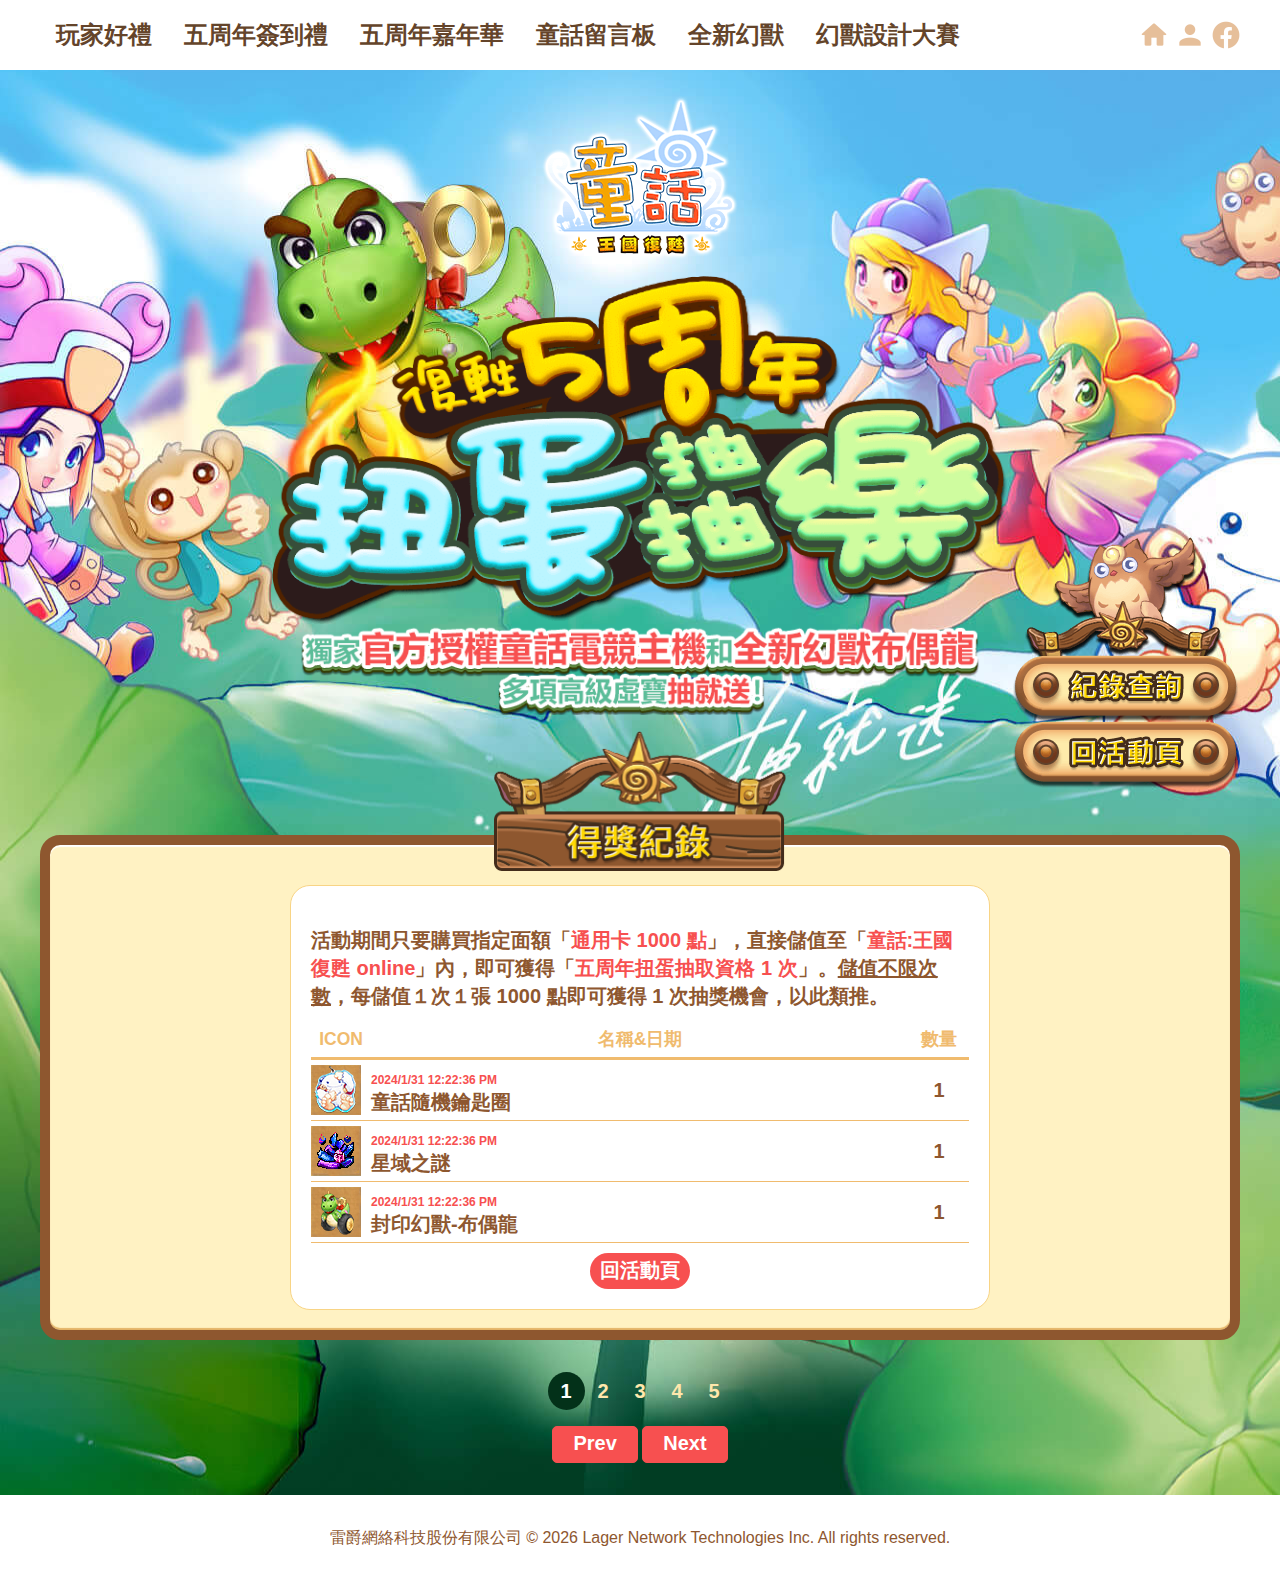
<file: gacha-list.html>
<!DOCTYPE html>
<html lang="zh-Hant-TW">

<head>
  <meta charset="UTF-8">
  <meta name="viewport" content="width=device-width, initial-scale=1.0">
  <title>童話：歡慶復甦5周年，扭蛋抽抽樂：獨家童話電腦主機和全新幻獸布偶龍、多項高級虛寶抽就送!</title>

  <!-- FB 社群分享 -->
  <meta property="og:locale" content="zh_TW">
  <meta property="og:title" content="童話：歡慶復甦5周年，扭蛋抽抽樂：獨家童話電腦主機和全新幻獸布偶龍、多項高級虛寶抽就送!">
  <meta property="og:type" content="website">
  <meta property="og:description" content="童話的新玩家、老玩家齊聚一堂，共同歡慶復甦5周年，我們準備了多項活動及好禮，歡迎您來參加。">
  <meta property="og:url" content="活動網址">
  <meta property="og:image" content="活動網址/assets/images/fb-1200x630.png"><!--圖檔路徑需改成絕對路徑-->
  <meta property="og:site_name" content="童話：歡慶復甦5周年，扭蛋抽抽樂：獨家童話電腦主機和全新幻獸布偶龍、多項高級虛寶抽就送!">

  <script src="assets/js/sweetalert2.js"></script>
  <link rel="stylesheet" href="assets/css/all.css?v=1">
</head>

<body>
  <section class="ossian lo">



    <!-- 置頂的導覽 Bar.......................................... -->
    <label for="menu-switch" class="switch-open"></label>
    <input type="checkbox" id="menu-switch">
    <div class="nav-bar">
      <nav class="nav-container">
        <label for="menu-switch" class="switch-close"></label>
        <ul class="nav">
          <li><a href="index.html">玩家好禮</a></li>
          <li><a href="event-2.html">五周年簽到禮</a></li>
          <li><a href="event-3.html">五周年嘉年華</a></li>
          <li><a href="event-4.html">童話留言板</a></li>
          <li><a href="event-5.html">全新幻獸</a></li>
          <li><a href="event-6.html">幻獸設計大賽</a></li>
        </ul>
        <ul class="share-tool">
          <li class="icon-home"><a href="https://nfl.lager.com.tw/event/nfl_ob/index.html" target="_blank"></a></li>
          <li class="icon-member"><a href="https://member.lager.com.tw/index/register" target="_blank"></a></li>
          <li class="icon-facebook"><a href="https://www.facebook.com/groups/2438257642852769" target="_blank"></a>
          </li>
        </ul>
      </nav>
    </div>
    <!-- 置頂的導覽 Bar 結束..................................... -->



    <!-- 網站標題................................................ -->
    <a href="https://nfl.lager.com.tw/event/nfl_ob/index.html" class="game-logo" target="_blank"><img src="assets/images/gacha-machine/game-logo.png" alt="童話LOGO"></a>
    <figure class="site-title lo">
      <img src="assets/images/gacha-machine/event-title.png" alt="歡慶復甦5周年，扭蛋抽抽樂：獨家童話電腦主機和全新幻獸布偶龍、多項高級虛寶抽就送!">
    </figure>
    <!-- 網站標題結束............................................ -->



    <!-- 活動說明、時間及購買管道.................................. -->
    <section class="player-gifts">

      <!-- 
        .status 有兩種狀態：

        1. .status (預設值)，使用者未登入，顯示登入雷爵會員的按鈕。
        2. .status.logged (已登入)，登入雷爵會員後，顯示得獎紀錄。
       -->

      <article class="status logged">
        <figure class="player-gift-title"><img src="assets/images/title-8.png" alt="得獎紀錄"></figure>
        <div class="lager-member-zone">
          <a href="https://member.lager.com.tw/" target="_blank"><img src="assets/images/lager-member.png" alt="登入雷爵會員"></a>
        </div>
        <div class="records">
          <div class="design-container no-padding">
            <dl class="fifth">

              <!-- 
                .record-list 有兩種狀態 

                1. .record-list (預設值) 顯示得獎紀錄
                2. .record-list.no-record 顯示目前沒有任何得獎紀錄的資訊
              -->

              <dd class="record-list">
                <!-- 活動簡介 -->
                <div class="description">
                  <p>活動期間只要購買指定面額「<em>通用卡 1000 點</em>」，直接儲值至「<em>童話:王國復甦 online</em>」內，即可獲得「<em>五周年扭蛋抽取資格 1 次</em>」。<u>儲值不限次數</u>，每儲值１次１張 1000 點即可獲得 1 次抽獎機會，以此類推。</p>
                </div>
                <!-- 活動簡介結束 -->
                <!-- 得獎紀錄清單 -->
                <div class="record-exists">
                  <table class="table">
                    <thead>
                      <tr>
                        <th>ICON</th>
                        <th>名稱&日期</th>
                        <th>數量</th>
                      </tr>
                    </thead>
                    <tbody>
                      <tr>
                        <td><img src="assets/images/icons/2.png"></td>
                        <td>
                          <em class="time">2024/1/31 12:22:36 PM</em>
                          童話隨機鑰匙圈
                        </td>
                        <td>1</td>
                      </tr>
                    </tbody>
                    <tbody>
                      <tr>
                        <td><img src="assets/images/icons/3.png"></td>
                        <td>
                          <em class="time">2024/1/31 12:22:36 PM</em>
                          星域之謎
                        </td>
                        <td>1</td>
                      </tr>
                    </tbody>
                    <tbody>
                      <tr>
                        <td><img src="assets/images/icons/4.png"></td>
                        <td>
                          <em class="time">2024/1/31 12:22:36 PM</em>
                          封印幻獸-布偶龍
                        </td>
                        <td>1</td>
                      </tr>
                    </tbody>
                  </table>
                  <div class="join"><a href="gacha-machine.html">回活動頁</a></div>
                </div>
                <!-- 得獎紀錄清單結束 -->
                <dl class="no-records">
                  <dd>
                    目前沒有任何得獎紀錄。<br>這麼好玩的活動，趕快來參加啦。
                    <div class="join"><a href="gacha-machine.html">我要參加</a></div>
                  </dd>
                </dl>
              </dd>
            </dl>
          </div><!--.design-container.no-padding end-->
        </div><!--.records end-->
      </article>
    </section>
    <!-- 活動說明、時間及購買管道結束.............................. -->



    <section class="page-zone">
      <article>
        <!-- 分頁 -->
        <ul class="page-no">
          <li><a href="" class="focus">1</a></li>
          <li><a href="">2</a></li>
          <li><a href="">3</a></li>
          <li><a href="">4</a></li>
          <li><a href="">5</a></li>
        </ul>
        <button class="btn">Prev</button>
        <button class="btn">Next</button>
        <!-- 分頁結束 -->
      </article>
    </section>



    <!-- 右側懸浮Banner.......................................... -->
    <div class="fixed">
      <img src="assets/images/right-menu-01.png">
      <a href="gacha-list.html"><img src="assets/images/right-menu-02.png"></a>
      <a href="gacha-machine.html"><img src="assets/images/right-menu-03.png"></a>
    </div>
    <!-- 右側懸浮Banner結束...................................... -->



    <!-- footer.................................................. -->
    <footer>雷爵網絡科技股份有限公司 <span>&copy; <script>const year = new Date(); document.write(year.getFullYear());</script> Lager Network Technologies Inc.</span> All rights reserved.</footer>
    <!-- footer end.............................................. -->


  </div><!--.ossian end-->


</body>

</html>
</file>
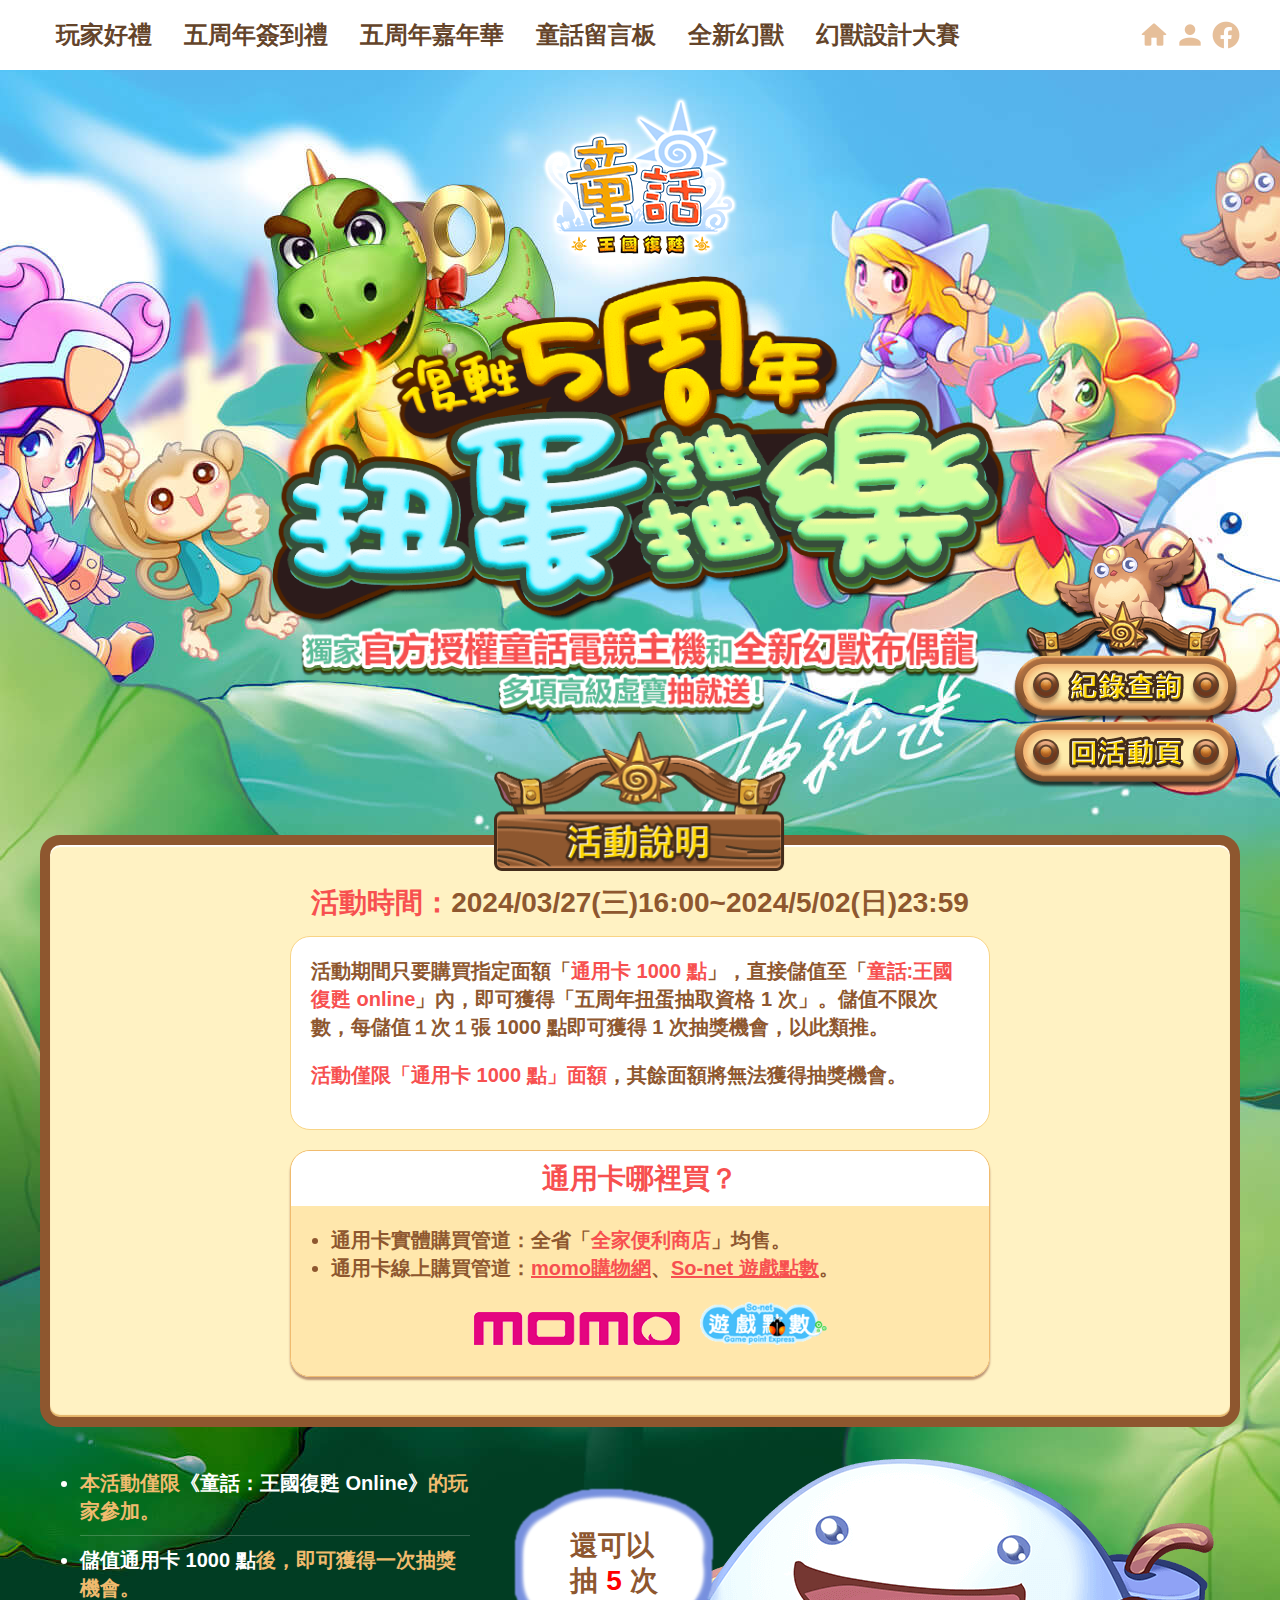
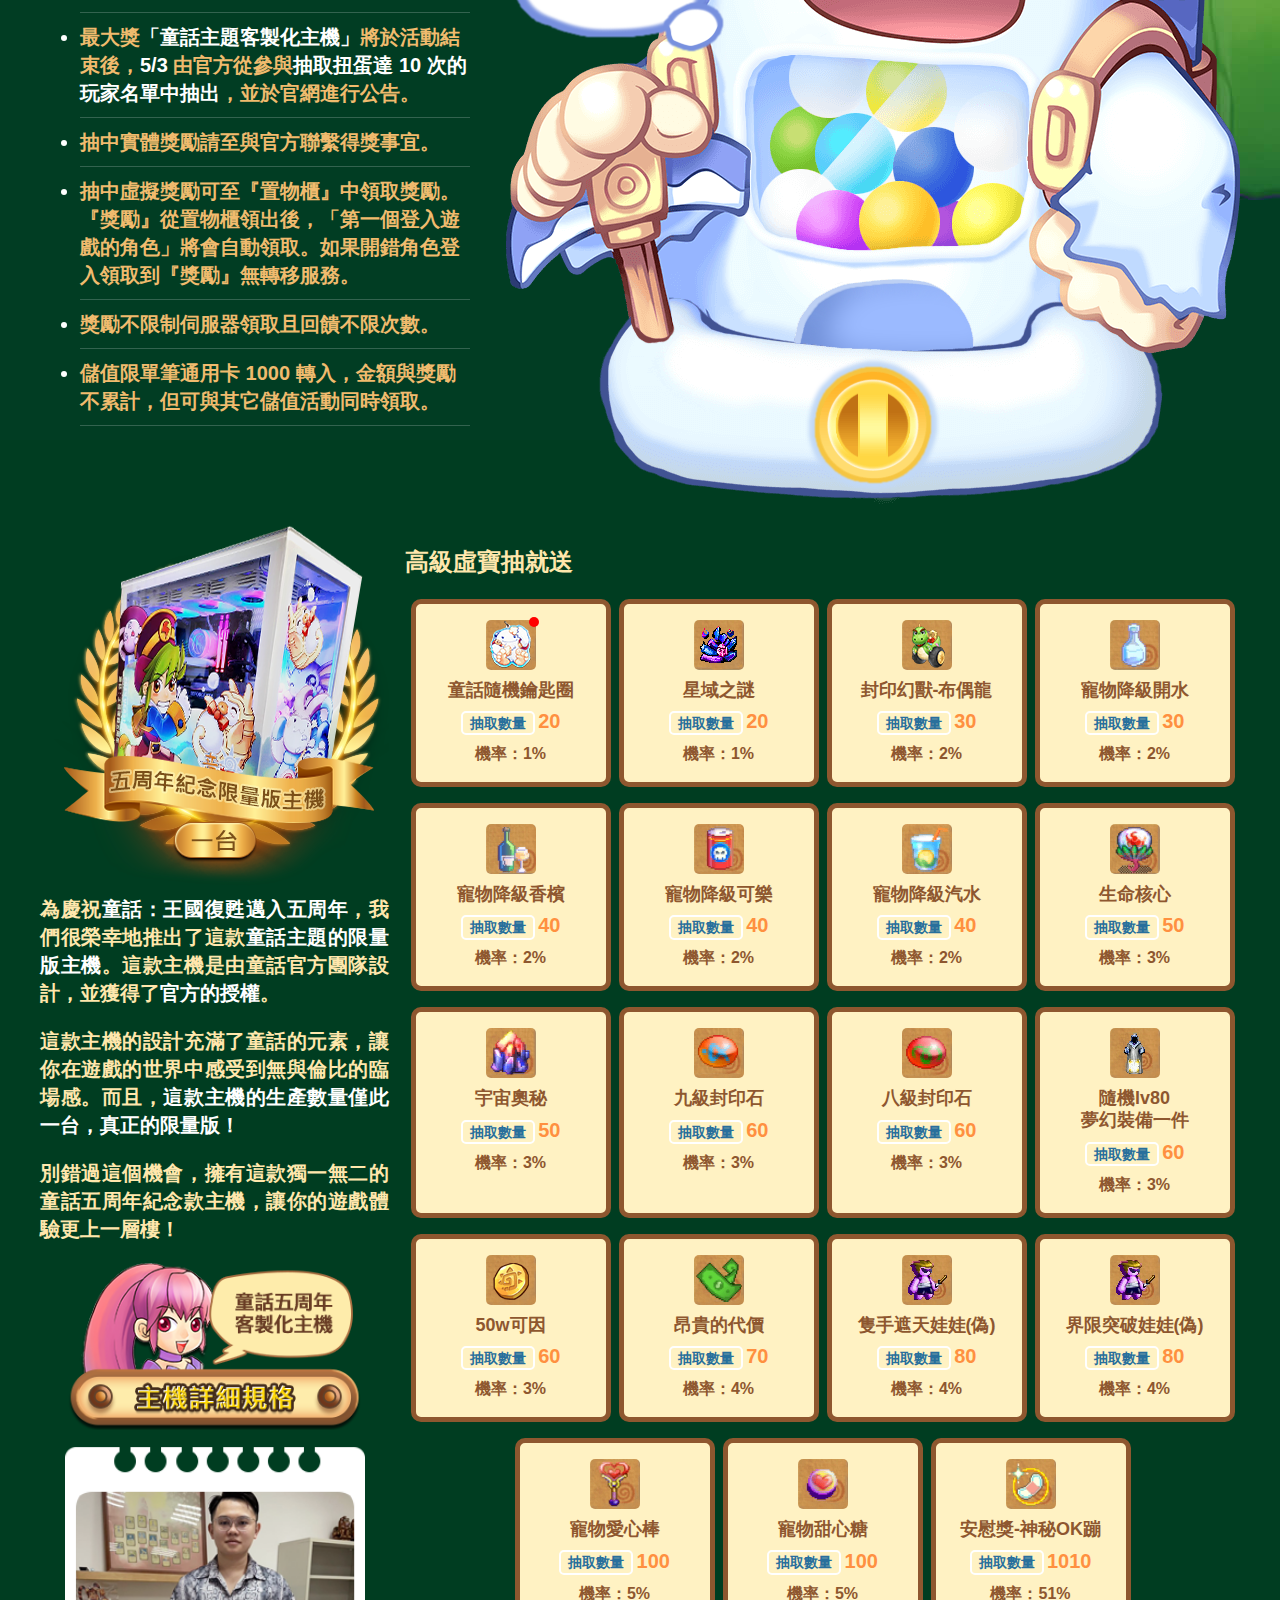
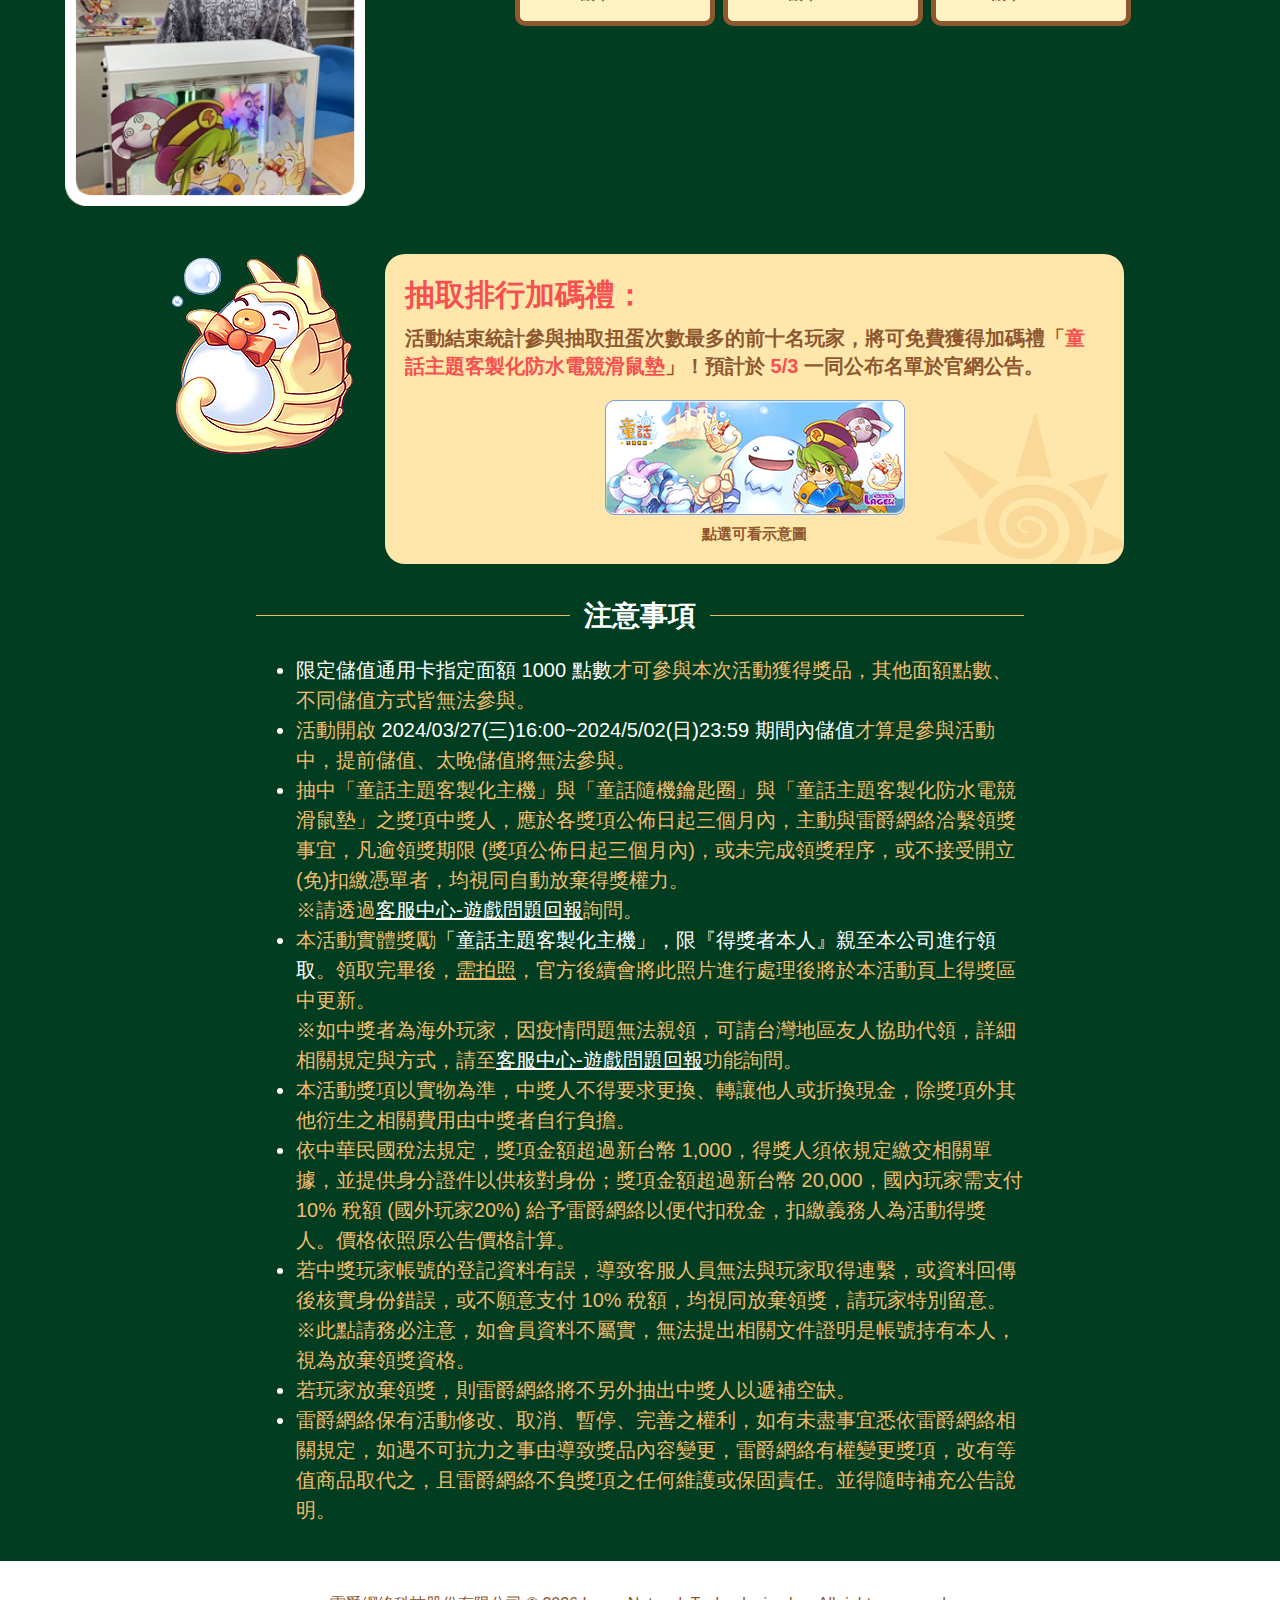
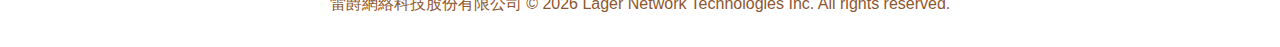
<file: gacha-machine.html>
<!DOCTYPE html>
<html lang="zh-Hant-TW">

<head>
  <meta charset="UTF-8">
  <meta name="viewport" content="width=device-width, initial-scale=1.0">
  <title>童話：歡慶復甦5周年，扭蛋抽抽樂：獨家童話電腦主機和全新幻獸布偶龍、多項高級虛寶抽就送!</title>

  <!-- FB 社群分享 -->
  <meta property="og:locale" content="zh_TW">
  <meta property="og:title" content="童話：歡慶復甦5周年，扭蛋抽抽樂：獨家童話電腦主機和全新幻獸布偶龍、多項高級虛寶抽就送!">
  <meta property="og:type" content="website">
  <meta property="og:description" content="童話的新玩家、老玩家齊聚一堂，共同歡慶復甦5周年，我們準備了多項活動及好禮，歡迎您來參加。">
  <meta property="og:url" content="活動網址">
  <meta property="og:image" content="活動網址/assets/images/fb-1200x630.png"><!--圖檔路徑需改成絕對路徑-->
  <meta property="og:site_name" content="童話：歡慶復甦5周年，扭蛋抽抽樂：獨家童話電腦主機和全新幻獸布偶龍、多項高級虛寶抽就送!">

  <script src="assets/js/sweetalert2.js"></script>
  <script src="assets/js/glightbox.js"></script>
  
  <link rel="stylesheet" href="assets/css/all.css?v=1">
  <link rel="stylesheet" href="assets/css/glightbox.css">
</head>

<body>
  <section class="ossian lo">



    <!-- 置頂的導覽 Bar.......................................... -->
    <label for="menu-switch" class="switch-open"></label>
    <input type="checkbox" id="menu-switch">
    <div class="nav-bar">
      <nav class="nav-container">
        <label for="menu-switch" class="switch-close"></label>
        <ul class="nav">
          <li><a href="index.html">玩家好禮</a></li>
          <li><a href="event-2.html">五周年簽到禮</a></li>
          <li><a href="event-3.html">五周年嘉年華</a></li>
          <li><a href="event-4.html">童話留言板</a></li>
          <li><a href="event-5.html">全新幻獸</a></li>
          <li><a href="event-6.html">幻獸設計大賽</a></li>
        </ul>
        <ul class="share-tool">
          <li class="icon-home"><a href="https://nfl.lager.com.tw/event/nfl_ob/index.html" target="_blank"></a></li>
          <li class="icon-member"><a href="https://member.lager.com.tw/index/register" target="_blank"></a></li>
          <li class="icon-facebook"><a href="https://www.facebook.com/groups/2438257642852769" target="_blank"></a>
          </li>
        </ul>
      </nav>
    </div>
    <!-- 置頂的導覽 Bar 結束..................................... -->



    <!-- 網站標題................................................ -->
    <a href="https://nfl.lager.com.tw/event/nfl_ob/index.html" class="game-logo" target="_blank"><img src="assets/images/gacha-machine/game-logo.png" alt="童話LOGO"></a>
    <figure class="site-title lo">
      <img src="assets/images/gacha-machine/event-title.png" alt="歡慶復甦5周年，扭蛋抽抽樂：獨家童話電腦主機和全新幻獸布偶龍、多項高級虛寶抽就送!">
    </figure>
    <!-- 網站標題結束............................................ -->




    <!-- 活動說明、時間及購買管道.................................. -->
    <section class="player-gifts">
      <article>
        <figure class="player-gift-title"><img src="assets/images/title-7.png" alt="活動說明"></figure>
        <h3><em>活動時間：</em>2024/03/27(三)16:00~2024/5/02(日)23:59</h3>
        <div class="design-container no-padding">
          <!-- 指定通用卡 -->
          <dl class="fifth">
            <dd>
              活動期間只要購買指定面額「<em>通用卡 1000 點</em>」，直接儲值至「<em>童話:王國復甦 online</em>」內，即可獲得「五周年扭蛋抽取資格 1 次」。儲值不限次數，每儲值１次１張 1000 點即可獲得 1 次抽獎機會，以此類推。
              <p><em>活動僅限「<span class="flash">通用卡 1000 點</span>」面額</em>，其餘面額將無法獲得抽獎機會。</p>
            </dd>
          </dl>
          <!-- 指定通用卡結束 -->
          <!-- 通用卡哪裡買 -->
          <dl class="design-note">
            <dt>通用卡哪裡買？</dt>
            <dd>
              <ul class="design-items">
                <li>通用卡實體購買管道：全省「<em>全家便利商店</em>」均售。</li>
                <li>
                  通用卡線上購買管道：<a href="" target="_blank">momo購物網</a>、<!--a href="" target="_blank">GASH商城</a>、--><a href="" target="_blank">So-net 遊戲點數</a>。
                  <ol class="online-buy">
                    <li><a href=""><img src="assets/images/gacha-machine/01-momo.png" alt="momo購物網"></a></li>
                    <!-- <li><a href=""><img src="assets/images/gacha-machine/02-gash.png" alt="GASH商城"></a></li> -->
                    <li><a href=""><img src="assets/images/gacha-machine/03-sonet.png" alt="So-net 遊戲點"></a></li>
                  </ol>
                </li>
              </ul>
            </dd>
          </dl>
          <!-- 通用卡哪裡買結束 -->
        </div><!--.design-container.no-padding end-->
      </article>
    </section>
    <!-- 活動說明、時間及購買管道結束.............................. -->



    <!-- 扭蛋活動說明及雪怪扭蛋機.................................. -->
    <section class="gacha-zone">
      <article>
        <dl class="gacha-info">
          <!-- 扭蛋活動說明 -->
          <dd>
            <ul class="gacha-info-list">
              <li><span>本活動僅限</span>《童話：王國復甦 Online》<span>的玩家參加。</span></li>
              <li>儲值通用卡 1000 點<span>後，即可獲得一次抽獎機會。</span></li>
              <li><span>最大獎</span>「童話主題客製化主機」<span>將於活動結束後，</span>5/3 <span>由官方從參與</span>抽取扭蛋達 10 次的玩家名單中抽出<span>，並於官網進行公告。</span></li>
              <li><span>抽中實體獎勵請至與官方聯繫得獎事宜。</span></li>
              <li><span>抽中虛擬獎勵可至『置物櫃』中領取獎勵。『獎勵』從置物櫃領出後，「第一個登入遊戲的角色」將會自動領取。如果開錯角色登入領取到『獎勵』無轉移服務。</span></li>
              <li><span>獎勵不限制伺服器領取且回饋不限次數。</span></li>
              <li><span>儲值限單筆通用卡 1000 轉入，金額與獎勵不累計，但可與其它儲值活動同時領取。</span></li>
            </ul>
          </dd>
          <!-- 扭蛋活動說明結束 -->

          <!-- 
            雪怪扭蛋機設定說明：

            1. .gacha-machine (還未登入雷爵會員) 預設值
            2. .gacha-machine.logged (已登入雷爵會員，可抽扭蛋)
            3. .gacha-machine.zone (已登入，但可抽扭蛋的次數為零)(通用卡1000點，可得到一次抽扭蛋的機會)
            4. .gacha-machine.unstart (已登錄，活動未開始)
            5. .gacha-machine.finished (已登錄，活動已結束)

           -->
          <div class="gacha-machine logged">
            <figure class="gacha-chat">
              <div class="text-1">請先登入<br>雷爵會員</div>
              <div class="text-2">還可以<br>抽 <em>5</em> 次</div>
              <div class="text-3">已抽完。</div>
              <div class="text-4">活動未開始</div>
              <div class="text-5">活動已結束</div>
            </figure>
            <button class="gacha-btn"><span>扭蛋機的按鈕</span></button>
            <div class="lager-member2">
              <a href="https://member.lager.com.tw/" target="_blank"><img src="assets/images/gacha-machine/lager-member.png" alt="登入雷爵會員"></a>
            </div>
            <figure class="gacha-ball"><img src="assets/images/gacha-machine/lottery-ball.png" alt="落下的球"></figure>
            <figure class="gacha-body"><img src="assets/images/gacha-machine/lottery-bg.png" alt="雪怪扭蛋機"></figure>
            <figure class="gacha-hole"><img src="assets/images/gacha-machine/lottery-hole.png" alt="球洞"></figure>
          </div>
          <!-- 雪怪扭蛋機 -->
          <dd></dd>
          <!-- 雪怪扭蛋機結束 -->
        </dl>
      </article>
    </section>
    <!-- 扭蛋活動說明及雪怪扭蛋機結束.............................. -->



    <!-- 獎品清單................................................. -->
    <section class="gifts-list">
      <article>
        <!-- 分兩欄，左邊是客製主機，右邊是鑰匙圈及虛寶列表 -->
        <dl class="gifts-field">
          <dd>
            <!-- 客製主機 -->
            <figure class="make-pc"><a href="assets/images/photos/photos-3.jpg" class="glightbox"><img src="assets/images/gacha-machine/pc.png" alt="客製主機"></a></figure>
            <div class="pc-description">
              為慶祝<em>童話：王國復甦邁入五周年</em>，我們很榮幸地推出了這款<em>童話主題的限量版主機</em>。這款主機是由童話官方團隊設計，並獲得了<em>官方的授權</em>。
              <p>這款主機的設計充滿了童話的元素，讓你在遊戲的世界中感受到無與倫比的臨場感。而且，<em>這款主機的生產數量僅此一台，真正的限量版！</em></p>
              <p>別錯過這個機會，擁有這款獨一無二的童話五周年紀念款主機，讓你的遊戲體驗更上一層樓！</p>
            </div>
            <!-- 客製主機的規格清單 -->
            <figure class="host"><img src="assets/images/gacha-machine/host.png" id="host" alt="客製主機"></figure>
            <!-- 客製主機的規格清單結束 -->
            <!-- 得獎者照片 -->
            <figure class="get-pc-photo"><img src="assets/images/gacha-machine/photo.png" id="host" alt="得獎者照片，5月3日公佈"></figure>
            <!-- 得獎者照片結束 -->
          </dd>
          <dd>
            <hgroup class="hr"><h2>高級虛寶抽就送</h2></hgroup>
            <!-- 鑰匙圈及虛寶清單 -->
            <ul class="gift-items">
              <li>
                <figure id="key"><img src="assets/images/icons/2.png" alt="童話隨機鑰匙圈"></figure>
                <h4>童話隨機鑰匙圈</h4>
                <div class="number"><em>抽取數量</em>20</div>
                <div class="probability">機率：1%</div>
              </li>
              <li>
                <figure><img src="assets/images/icons/3.png" alt="星域之謎"></figure>
                <h4>星域之謎</h4>
                <div class="number"><em>抽取數量</em>20</div>
                <div class="probability">機率：1%</div>
              </li>
              <li>
                <figure><img src="assets/images/icons/4.png" alt="封印幻獸-布偶龍"></figure>
                <h4>封印幻獸-布偶龍</h4>
                <div class="number"><em>抽取數量</em>30</div>
                <div class="probability">機率：2%</div>
              </li>
              <li>
                <figure><img src="assets/images/icons/5.png" alt="寵物降級開水"></figure>
                <h4>寵物降級開水</h4>
                <div class="number"><em>抽取數量</em>30</div>
                <div class="probability">機率：2%</div>
              </li>
              <li>
                <figure><img src="assets/images/icons/6.png" alt="寵物降級香檳"></figure>
                <h4>寵物降級香檳</h4>
                <div class="number"><em>抽取數量</em>40</div>
                <div class="probability">機率：2%</div>
              </li>
              <li>
                <figure><img src="assets/images/icons/7.png" alt="寵物降級可樂"></figure>
                <h4>寵物降級可樂</h4>
                <div class="number"><em>抽取數量</em>40</div>
                <div class="probability">機率：2%</div>
              </li>
              <li>
                <figure><img src="assets/images/icons/8.png" alt="寵物降級汽水"></figure>
                <h4>寵物降級汽水</h4>
                <div class="number"><em>抽取數量</em>40</div>
                <div class="probability">機率：2%</div>
              </li>
              <li>
                <figure><img src="assets/images/icons/9.png" alt="生命核心"></figure>
                <h4>生命核心</h4>
                <div class="number"><em>抽取數量</em>50</div>
                <div class="probability">機率：3%</div>
              </li>
              <li>
                <figure><img src="assets/images/icons/10.png" alt="宇宙奧秘"></figure>
                <h4>宇宙奧秘</h4>
                <div class="number"><em>抽取數量</em>50</div>
                <div class="probability">機率：3%</div>
              </li>
              <li>
                <figure><img src="assets/images/icons/11.png" alt="九級封印石"></figure>
                <h4>九級封印石</h4>
                <div class="number"><em>抽取數量</em>60</div>
                <div class="probability">機率：3%</div>
              </li>
              <li>
                <figure><img src="assets/images/icons/12.png" alt="八級封印石"></figure>
                <h4>八級封印石</h4>
                <div class="number"><em>抽取數量</em>60</div>
                <div class="probability">機率：3%</div>
              </li>
              <li>
                <figure><img src="assets/images/icons/13.png" alt="隨機lv80夢幻裝備一件"></figure>
                <h4>隨機lv80<br>夢幻裝備一件</h4>
                <div class="number"><em>抽取數量</em>60</div>
                <div class="probability">機率：3%</div>
              </li>
              <li>
                <figure><img src="assets/images/icons/14.png" alt="50w可因"></figure>
                <h4>50w可因</h4>
                <div class="number"><em>抽取數量</em>60</div>
                <div class="probability">機率：3%</div>
              </li>
              <li>
                <figure><img src="assets/images/icons/15.png" alt="昂貴的代價"></figure>
                <h4>昂貴的代價</h4>
                <div class="number"><em>抽取數量</em>70</div>
                <div class="probability">機率：4%</div>
              </li>
              <li>
                <figure><img src="assets/images/icons/16.png" alt="隻手遮天娃娃(偽)"></figure>
                <h4>隻手遮天娃娃(偽)</h4>
                <div class="number"><em>抽取數量</em>80</div>
                <div class="probability">機率：4%</div>
              </li>
              <li>
                <figure><img src="assets/images/icons/17.png" alt="界限突破娃娃(偽)"></figure>
                <h4>界限突破娃娃(偽)</h4>
                <div class="number"><em>抽取數量</em>80</div>
                <div class="probability">機率：4%</div>
              </li>
              <li>
                <figure><img src="assets/images/icons/18.png" alt="寵物愛心棒"></figure>
                <h4>寵物愛心棒</h4>
                <div class="number"><em>抽取數量</em>100</div>
                <div class="probability">機率：5%</div>
              </li>
              <li>
                <figure><img src="assets/images/icons/19.png" alt="寵物甜心糖"></figure>
                <h4>寵物甜心糖</h4>
                <div class="number"><em>抽取數量</em>100</div>
                <div class="probability">機率：5%</div>
              </li>
              <li>
                <figure><img src="assets/images/icons/20.png" alt="安慰獎-神秘OK蹦"></figure>
                <h4>安慰獎-神秘OK蹦</h4>
                <div class="number"><em>抽取數量</em>1010</div>
                <div class="probability">機率：51%</div>
              </li>
            </ul>
            <!-- 鑰匙圈及虛寶清單結束 -->
          </dd>
        </dl>
      </article>
    </section>
    <!-- 獎品清單結束............................................. -->



    <!-- 客製化電競滑鼠墊......................................... -->
    <section class="gifts-info">
      <article>
        <dl class="gift-content">
          <dd>
            <figure><img src="assets/images/phantom-beast-2.png" alt="幻獸"></figure>
          </dd>
          <dd>
            <h3>抽取排行加碼禮：</h3>
            活動結束統計參與抽取扭蛋次數最多的前十名玩家，將可免費獲得加碼禮「<em>童話主題客製化防水電競滑鼠墊</em>」！預計於 <em>5/3</em> 一同公布名單於官網公告。
            <figure class="mouse">
              <a href="assets/images/mouse-pad.jpg" class="glightbox"><img src="assets/images/gacha-machine/mouse.png" alt="滑鼠墊"></a>
              <figcaption>點選可看示意圖</figcaption>
            </figure>
          </dd>
        </dl>
      </article>
    </section>
    <!-- 客製化電競滑鼠墊結束..................................... -->



    <!-- 注意事項................................................. -->
    <section class="event-note">
      <article>
        <hgroup>
          <h2>注意事項</h2>
        </hgroup>
        <ul>
          <li>限定儲值通用卡指定面額 1000 點數<span>才可參與本次活動獲得獎品，其他面額點數、不同儲值方式皆無法參與。</span></li>
          <li><span>活動開啟 </span>2024/03/27(三)16:00~2024/5/02(日)23:59 期間內儲值<span>才算是參與活動中，提前儲值、太晚儲值將無法參與。</span></li>
          <li><span>抽中「童話主題客製化主機」與「童話隨機鑰匙圈」與「童話主題客製化防水電競滑鼠墊」之獎項中獎人，應於各獎項公佈日起三個月內，主動與雷爵網絡洽繫領獎事宜，凡逾領獎期限 (獎項公佈日起三個月內)，或未完成領獎程序，或不接受開立(免)扣繳憑單者，均視同自動放棄得獎權力。<br>※請透過<a href="https://member.lager.com.tw/support/player_report_list" target="_blank">客服中心-遊戲問題回報</a>詢問。</span></li>
          <li><span>本活動實體獎勵</span>「童話主題客製化主機」，限『得獎者本人』親至本公司進行領取<span>。領取完畢後，<u>需拍照</u>，官方後續會將此照片進行處理後將於本活動頁上得獎區中更新。<br>※如中獎者為海外玩家，因疫情問題無法親領，可請台灣地區友人協助代領，詳細相關規定與方式，請至<a href="https://member.lager.com.tw/support/player_report_list" target="_blank">客服中心-遊戲問題回報</a>功能詢問。</span></li>
          <li><span>本活動獎項以實物為準，中獎人不得要求更換、轉讓他人或折換現金，除獎項外其他衍生之相關費用由中獎者自行負擔。</span></li>
          <li><span>依中華民國稅法規定，獎項金額超過新台幣 1,000，得獎人須依規定繳交相關單據，並提供身分證件以供核對身份；獎項金額超過新台幣 20,000，國內玩家需支付 10% 稅額 (國外玩家20%) 給予雷爵網絡以便代扣稅金，扣繳義務人為活動得獎人。價格依照原公告價格計算。</span></li>
          <li><span>若中獎玩家帳號的登記資料有誤，導致客服人員無法與玩家取得連繫，或資料回傳後核實身份錯誤，或不願意支付 10% 稅額，均視同放棄領獎，請玩家特別留意。<br>※此點請務必注意，如會員資料不屬實，無法提出相關文件證明是帳號持有本人，視為放棄領獎資格。</span></li>
          <li><span>若玩家放棄領獎，則雷爵網絡將不另外抽出中獎人以遞補空缺。</span></li>
          <li><span>雷爵網絡保有活動修改、取消、暫停、完善之權利，如有未盡事宜悉依雷爵網絡相關規定，如遇不可抗力之事由導致獎品內容變更，雷爵網絡有權變更獎項，改有等值商品取代之，且雷爵網絡不負獎項之任何維護或保固責任。並得隨時補充公告說明。</span></li>
        </ul>
      </article>
    </section>
    <!-- 注意事項結束............................................. -->



    <!-- 右側懸浮Banner.......................................... -->
    <div class="fixed">
      <img src="assets/images/right-menu-01.png">
      <a href="gacha-list.html"><img src="assets/images/right-menu-02.png"></a>
      <a href="gacha-machine.html"><img src="assets/images/right-menu-03.png"></a>
    </div>
    <!-- 右側懸浮Banner結束...................................... -->



    <!-- footer.................................................. -->
    <footer>雷爵網絡科技股份有限公司 <span>&copy; <script>const year = new Date(); document.write(year.getFullYear());</script> Lager Network Technologies Inc.</span> All rights reserved.</footer>
    <!-- footer end.............................................. -->


  </div><!--.ossian end-->


  <script>
  // 獎項的陣列
  var awards = [
    { name: '童話隨機鑰匙圈', image: '2.png' },
    { name: '星域之謎', image: '3.png' },
    { name: '封印幻獸-布偶龍', image: '4.png' },
    { name: '寵物降級開水', image: '5.png' },
    { name: '寵物降級香檳', image: '6.png' },
    { name: '寵物降級可樂', image: '7.png' },
    { name: '寵物降級汽水', image: '8.png' },
    { name: '生命核心', image: '9.png' },
    { name: '宇宙奧秘', image: '10.png' },
    { name: '九級封印石', image: '11.png' },
    { name: '八級封印石', image: '12.png' },
    { name: '隨機lv80夢幻裝備', image: '13.png' },
    { name: '50w可因', image: '14.png' },
    { name: '昂貴的代價', image: '15.png' },
    { name: '隻手遮天娃娃(偽)', image: '16.png' },
    { name: '界限突破娃娃(偽)', image: '17.png' },
    { name: '寵物愛心棒', image: '18.png' },
    { name: '寵物甜心糖', image: '19.png' },
    { name: '安慰獎-神秘OK蹦', image: '20.png' }
  ];


  var index = 0; // 使用者中獎的索引，共19組 (0-18)
  var award = awards[index]; // 抓取索引的獎項


  document.addEventListener('DOMContentLoaded', function () {
    // 取得.gacha-btn按鈕元素
    var gachaBtn = document.querySelector('.gacha-btn');

    // 設定按鈕元素為 click 事件監聽
    gachaBtn.addEventListener('click', function () {
      // 在點擊後將按鈕設為 disabled，避免誤觸或多次點擊。
      gachaBtn.disabled = true;
      // 在點選按鈕後增加.rotate class
      gachaBtn.classList.add('rotate');

      // 等候0.5秒後，在.gacha-ball的地方增加.down class
      setTimeout(function () {
        var gachaBall = document.querySelector('.gacha-ball');
        gachaBall.classList.add('down');

        // 等候0.3秒後，彈出sweetalert2對話視窗
        // 內容為得獎資訊，下面是一則範例：
        setTimeout(function () {
          Swal.fire({
            html: `<h3>恭喜獲得：【${award.name}】x1</h3><img src="assets/images/icons/${award.image}">`
          }).then((result) => {
            // 當使用者關閉sweetalert2對話視窗後，移除 disabled、.rotate及.down class
            gachaBtn.disabled = false;
            gachaBtn.classList.remove('rotate');
            gachaBall.classList.remove('down');
          });
        }, 300); // 等候0.3秒
      }, 500);   // 等候0.5秒
    });

    // 取得圖片元素
    var keyImage = document.getElementById('key');
    // 設定圖片元素為 click 事件監聽
    keyImage.addEventListener('click', function () {
      // 彈出sweetalert2對話視窗
      Swal.fire({
        html: '<h3><span style="color: #f75050;">限量 20 個</span>，<br>扭蛋時將有機會可加碼獲得 1 個，抽完為止。</h3>'
      });
    });


    // 客製主機
    var hostx = document.getElementById('host');

    // 設定圖片元素為 click 事件監聽
    hostx.addEventListener('click', function () {
      // 彈出sweetalert2對話視窗
      Swal.fire({
        html: '<h3>客製主機規格</h3><ul><li>Intel i5-14500【14核/20緒】2.6GHz(↑5G)/24M/UHD770/65W</li><li>技嘉 Z790 AORUS ELITE AX DDR5</li><li>金士頓 32GB（16GB*2）DDR5-5600 CL36 FURY Beast RGB</li><li>WD 黑標 SN770 1TB</li><li>技嘉 RTX4060 EAGLE OC 8G</li><li>微星 MAG A650BN 650W 銅牌</li><li>E. DarkFlash DLK4000 客製化套餐</li><li>DARKFLASH DX360 V2 ARGB V2. 6 白</li><li>DarkFlash InFinity 8 PWM A-RGB 風扇 白</li><li>微軟 WINDOWS 11 中文家用隨機版</li><li>其它：A. RGB燈板套件、機殼圖樣設計、UV圓噴圖印刷、Wifi藍芽天線、電源線、三年店內保固</li></ul>'
      });
    });


  });



  // glightbox 設定
  var lightbox = GLightbox();
  lightbox.on('open', (target) => {
    console.log('lightbox opened');
  });


</script>
</body>

</html>
</file>
